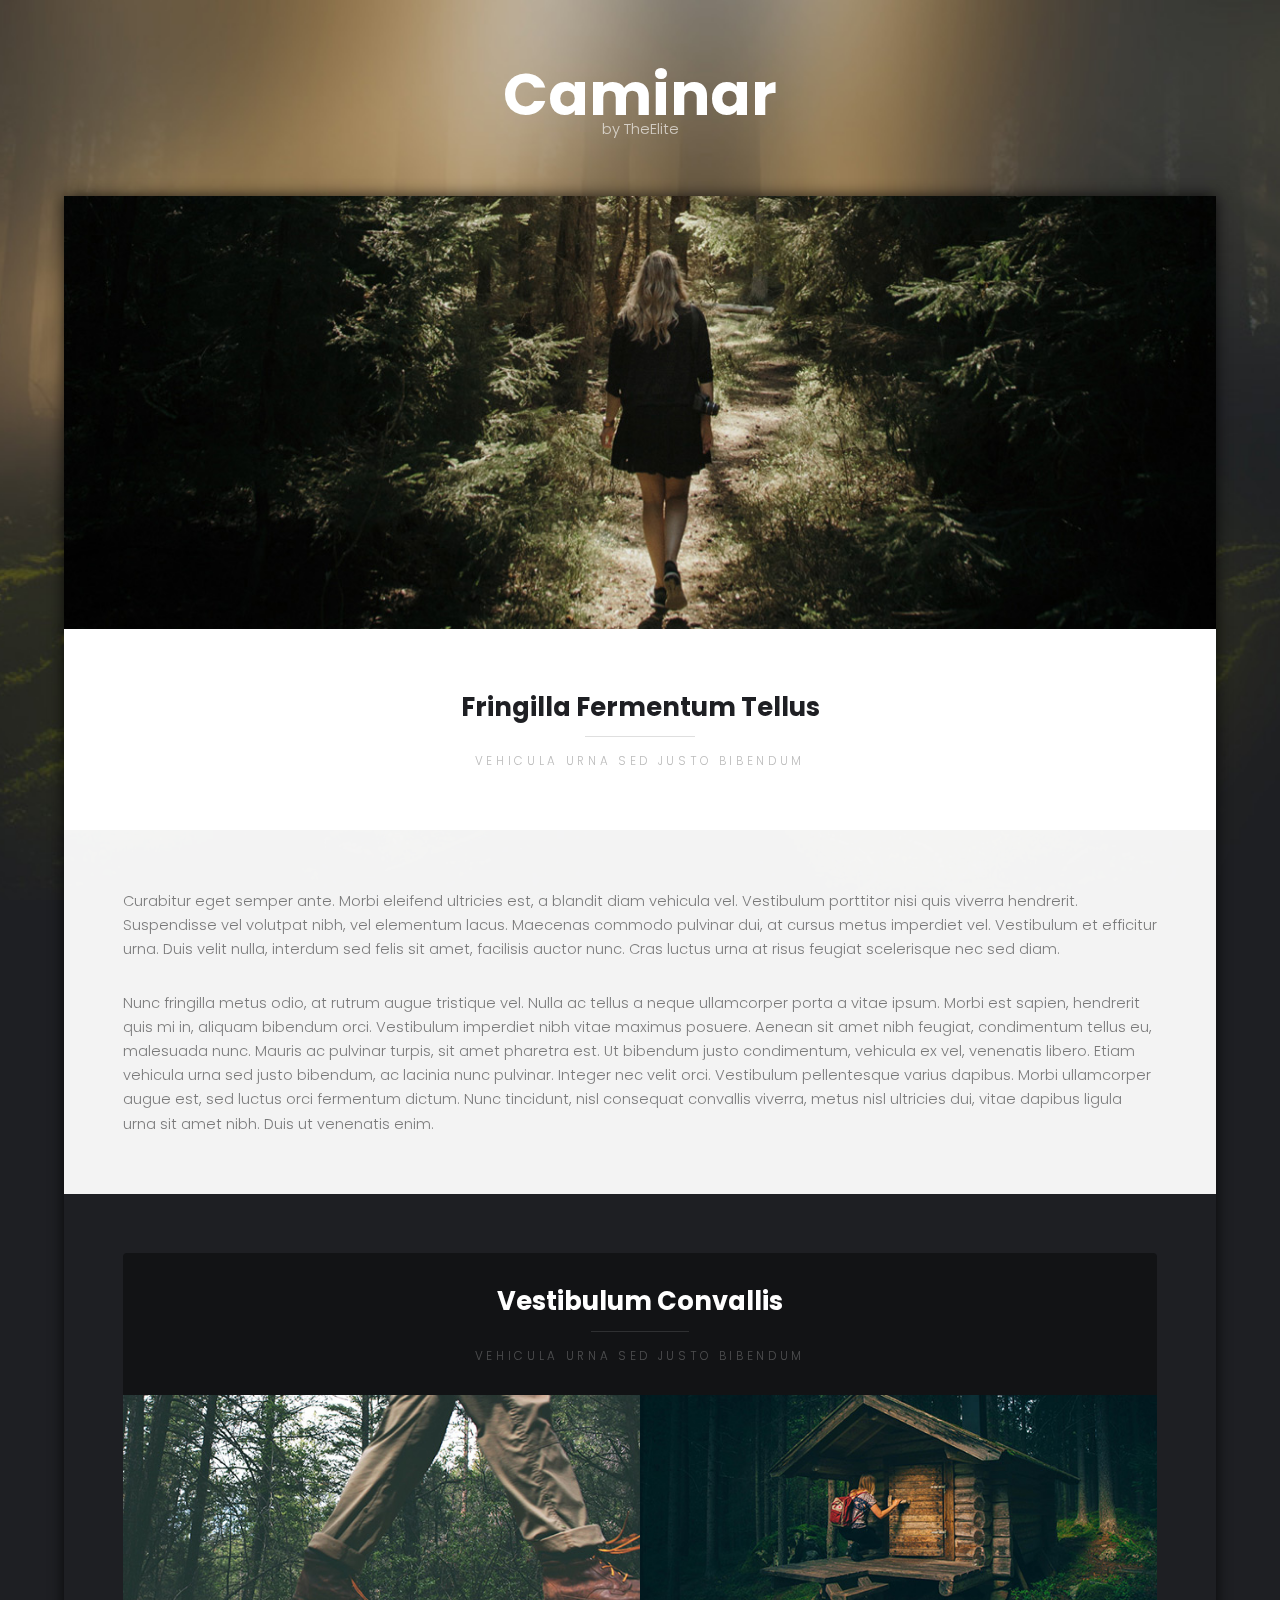
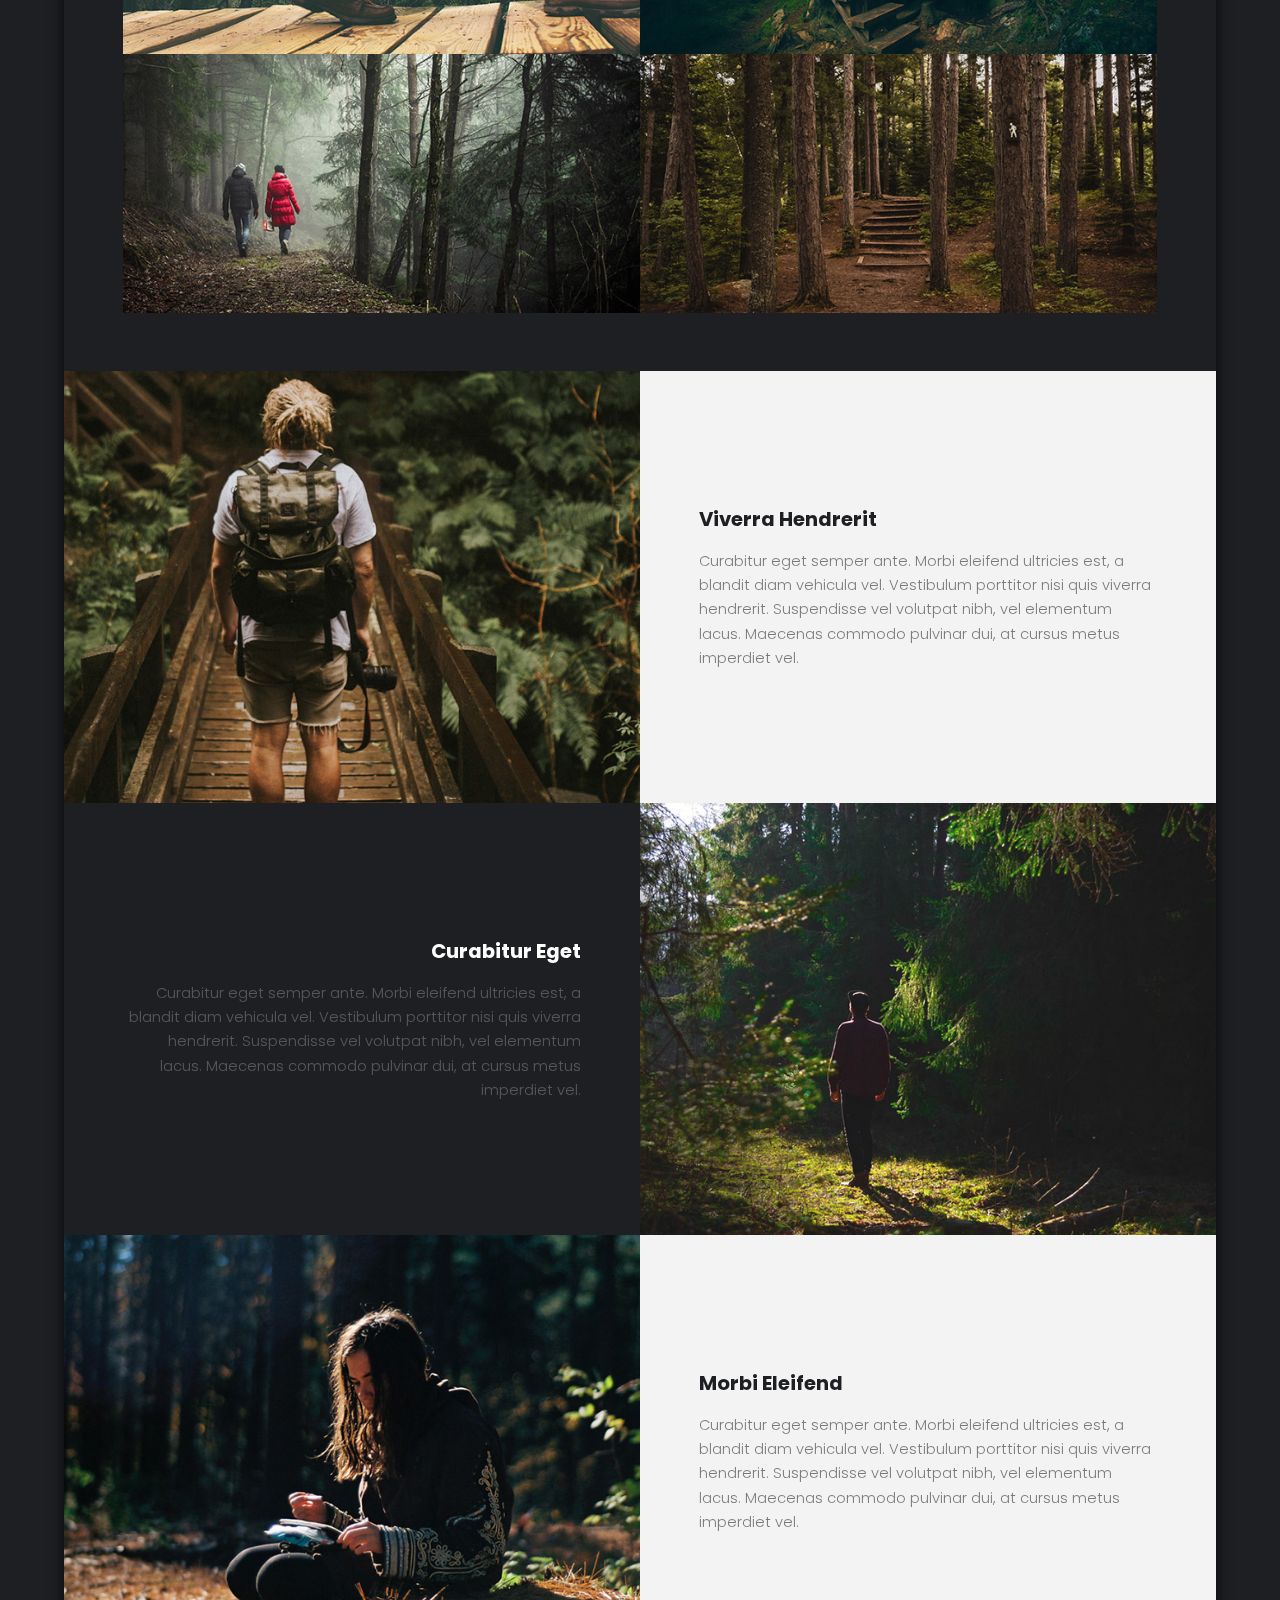
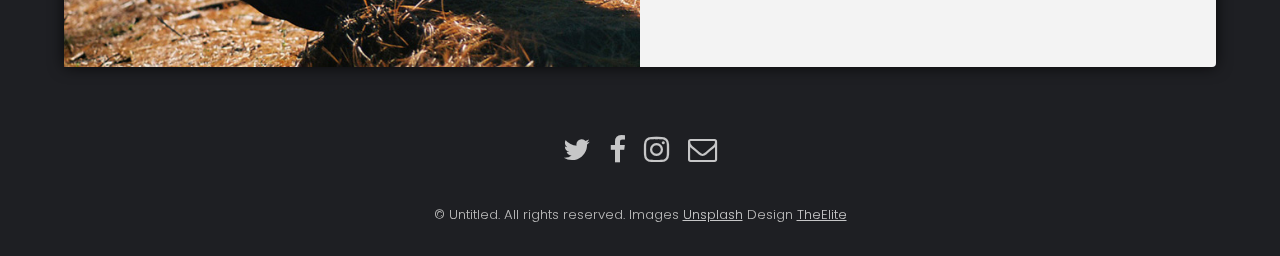
<file: caminar/index.html>
<!DOCTYPE HTML>
<html>
	<head>
		<title>Caminar by TEMPLATED</title>
		<meta charset="utf-8" />
		<meta name="viewport" content="width=device-width, initial-scale=1" />
		<link rel="stylesheet" href="assets/css/main.css" />
	</head>
	<body>

		<!-- Header -->
			<header id="header">
				<div class="logo"><a href="#">Caminar <span>by TheElite</span></a></div>
			</header>

		<!-- Main -->
			<section id="main">
				<div class="inner">

				<!-- One -->
					<section id="one" class="wrapper style1">

						<div class="image fit flush">
							<img src="images/pic02.jpg" alt="" />
						</div>
						<header class="special">
							<h2>Fringilla Fermentum Tellus</h2>
							<p>vehicula urna sed justo bibendum</p>
						</header>
						<div class="content">
							<p>Curabitur eget semper ante. Morbi eleifend ultricies est, a blandit diam vehicula vel. Vestibulum porttitor nisi quis viverra hendrerit. Suspendisse vel volutpat nibh, vel elementum lacus. Maecenas commodo pulvinar dui, at cursus metus imperdiet vel. Vestibulum et efficitur urna. Duis velit nulla, interdum sed felis sit amet, facilisis auctor nunc. Cras luctus urna at risus feugiat scelerisque nec sed diam. </p>
							<p>Nunc fringilla metus odio, at rutrum augue tristique vel. Nulla ac tellus a neque ullamcorper porta a vitae ipsum. Morbi est sapien, hendrerit quis mi in, aliquam bibendum orci. Vestibulum imperdiet nibh vitae maximus posuere. Aenean sit amet nibh feugiat, condimentum tellus eu, malesuada nunc. Mauris ac pulvinar turpis, sit amet pharetra est. Ut bibendum justo condimentum, vehicula ex vel, venenatis libero. Etiam vehicula urna sed justo bibendum, ac lacinia nunc pulvinar. Integer nec velit orci. Vestibulum pellentesque varius dapibus. Morbi ullamcorper augue est, sed luctus orci fermentum dictum. Nunc tincidunt, nisl consequat convallis viverra, metus nisl ultricies dui, vitae dapibus ligula urna sit amet nibh. Duis ut venenatis enim.</p>
						</div>
					</section>

				<!-- Two -->
					<section id="two" class="wrapper style2">
						<header>
							<h2>Vestibulum Convallis</h2>
							<p>vehicula urna sed justo bibendum</p>
						</header>
						<div class="content">
							<div class="gallery">
								<div>
									<div class="image fit flush">
										<a href="images/pic03.jpg"><img src="images/pic03.jpg" alt="" /></a>
									</div>
								</div>
								<div>
									<div class="image fit flush">
										<a href="images/pic01.jpg"><img src="images/pic01.jpg" alt="" /></a>
									</div>
								</div>
								<div>
									<div class="image fit flush">
										<a href="images/pic04.jpg"><img src="images/pic04.jpg" alt="" /></a>
									</div>
								</div>
								<div>
									<div class="image fit flush">
										<a href="images/pic05.jpg"><img src="images/pic05.jpg" alt="" /></a>
									</div>
								</div>
							</div>
						</div>
					</section>

				<!-- Three -->
					<section id="three" class="wrapper">
						<div class="spotlight">
							<div class="image flush"><img src="images/pic06.jpg" alt="" /></div>
							<div class="inner">
								<h3>Viverra Hendrerit</h3>
								<p>Curabitur eget semper ante. Morbi eleifend ultricies est, a blandit diam vehicula vel. Vestibulum porttitor nisi quis viverra hendrerit. Suspendisse vel volutpat nibh, vel elementum lacus. Maecenas commodo pulvinar dui, at cursus metus imperdiet vel.</p>
							</div>
						</div>
						<div class="spotlight alt">
							<div class="image flush"><img src="images/pic07.jpg" alt="" /></div>
							<div  class="inner">
								<h3>Curabitur Eget</h3>
								<p>Curabitur eget semper ante. Morbi eleifend ultricies est, a blandit diam vehicula vel. Vestibulum porttitor nisi quis viverra hendrerit. Suspendisse vel volutpat nibh, vel elementum lacus. Maecenas commodo pulvinar dui, at cursus metus imperdiet vel.</p>
							</div>
						</div>
						<div class="spotlight">
							<div class="image flush"><img src="images/pic08.jpg" alt="" /></div>
							<div class="inner">
								<h3>Morbi Eleifend</h3>
								<p>Curabitur eget semper ante. Morbi eleifend ultricies est, a blandit diam vehicula vel. Vestibulum porttitor nisi quis viverra hendrerit. Suspendisse vel volutpat nibh, vel elementum lacus. Maecenas commodo pulvinar dui, at cursus metus imperdiet vel.</p>
							</div>
						</div>
					</section>

				</div>
			</section>

		<!-- Footer -->
			<footer id="footer">
				<div class="container">
					<ul class="icons">
						<li><a href="#" class="icon fa-twitter"><span class="label">Twitter</span></a></li>
						<li><a href="#" class="icon fa-facebook"><span class="label">Facebook</span></a></li>
						<li><a href="#" class="icon fa-instagram"><span class="label">Instagram</span></a></li>
						<li><a href="#" class="icon fa-envelope-o"><span class="label">Email</span></a></li>
					</ul>
				</div>
				<div class="copyright">
					&copy; Untitled. All rights reserved. Images <a href="https://unsplash.com">Unsplash</a> Design <a href="#">TheElite</a>
				</div>
			</footer>

		<!-- Scripts -->
			<script src="assets/js/jquery.min.js"></script>
			<script src="assets/js/jquery.poptrox.min.js"></script>
			<script src="assets/js/skel.min.js"></script>
			<script src="assets/js/util.js"></script>
			<script src="assets/js/main.js"></script>

	</body>
</html>
</file>
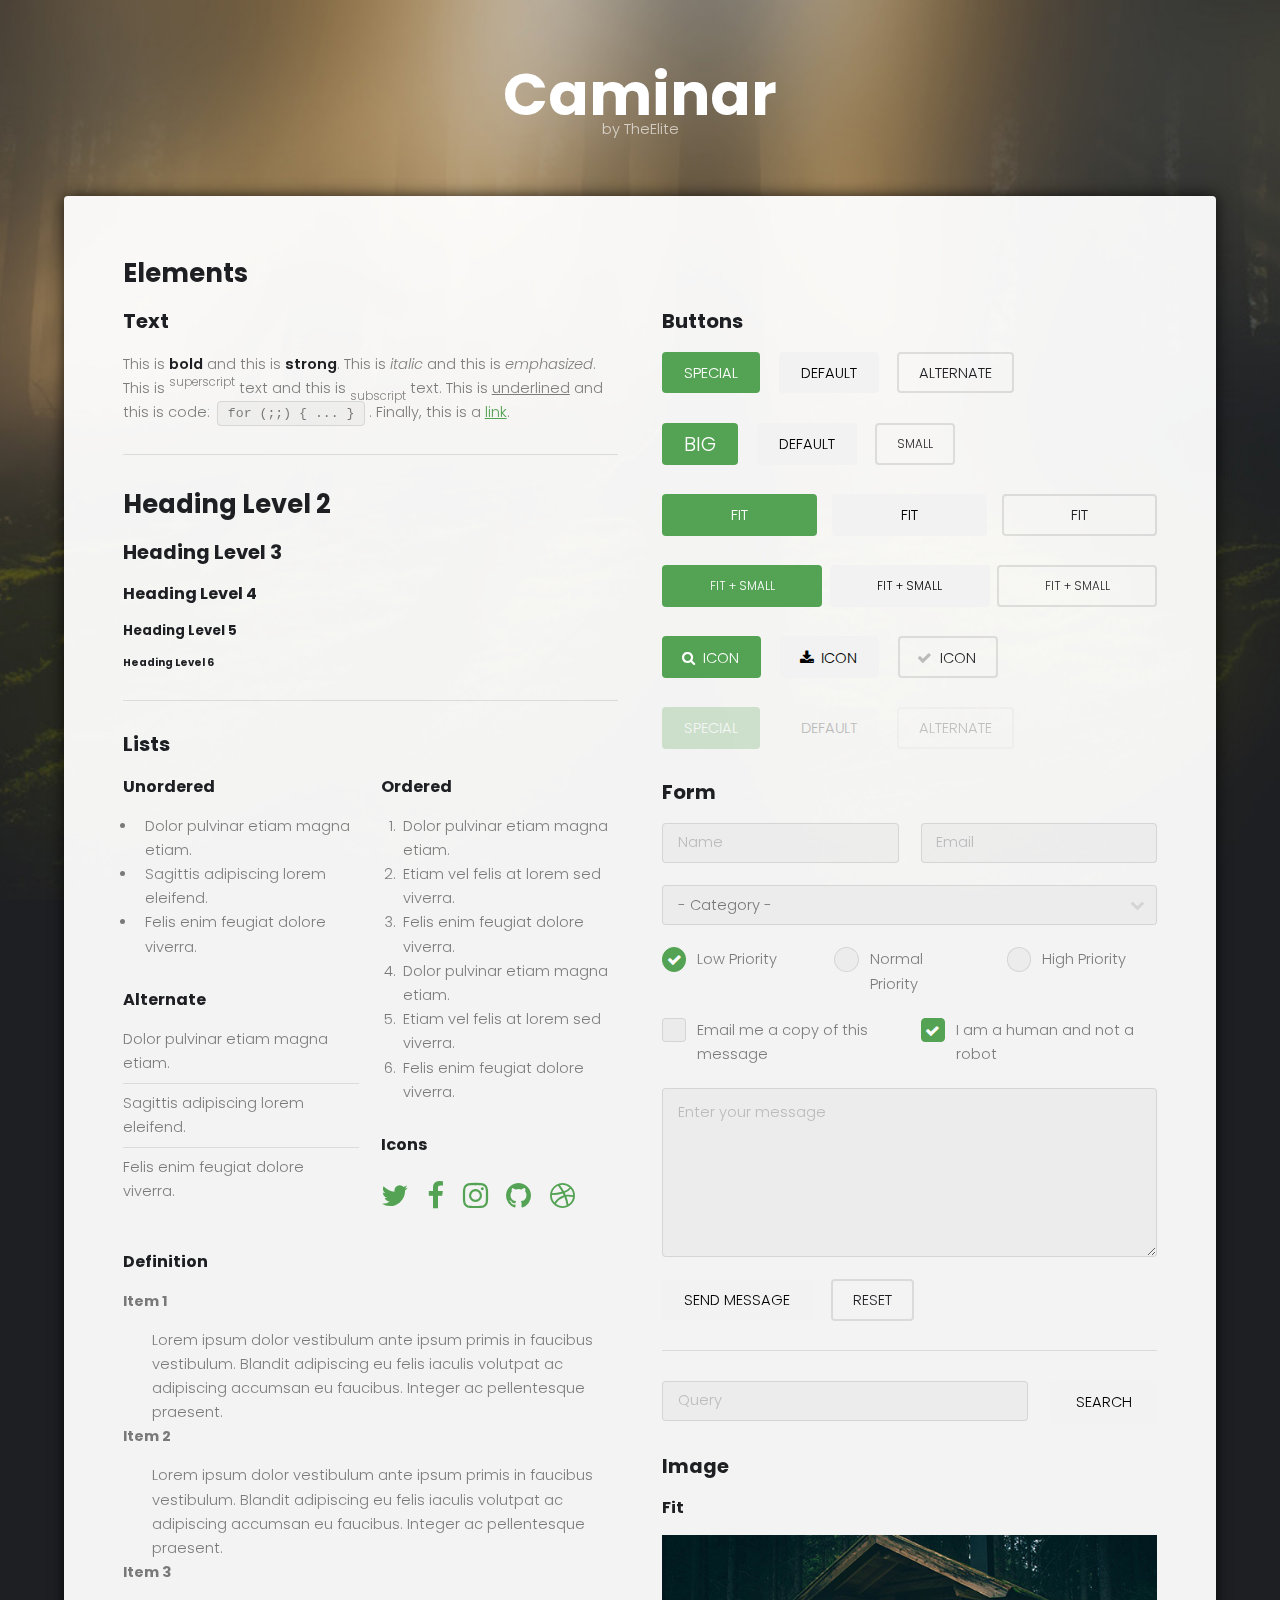
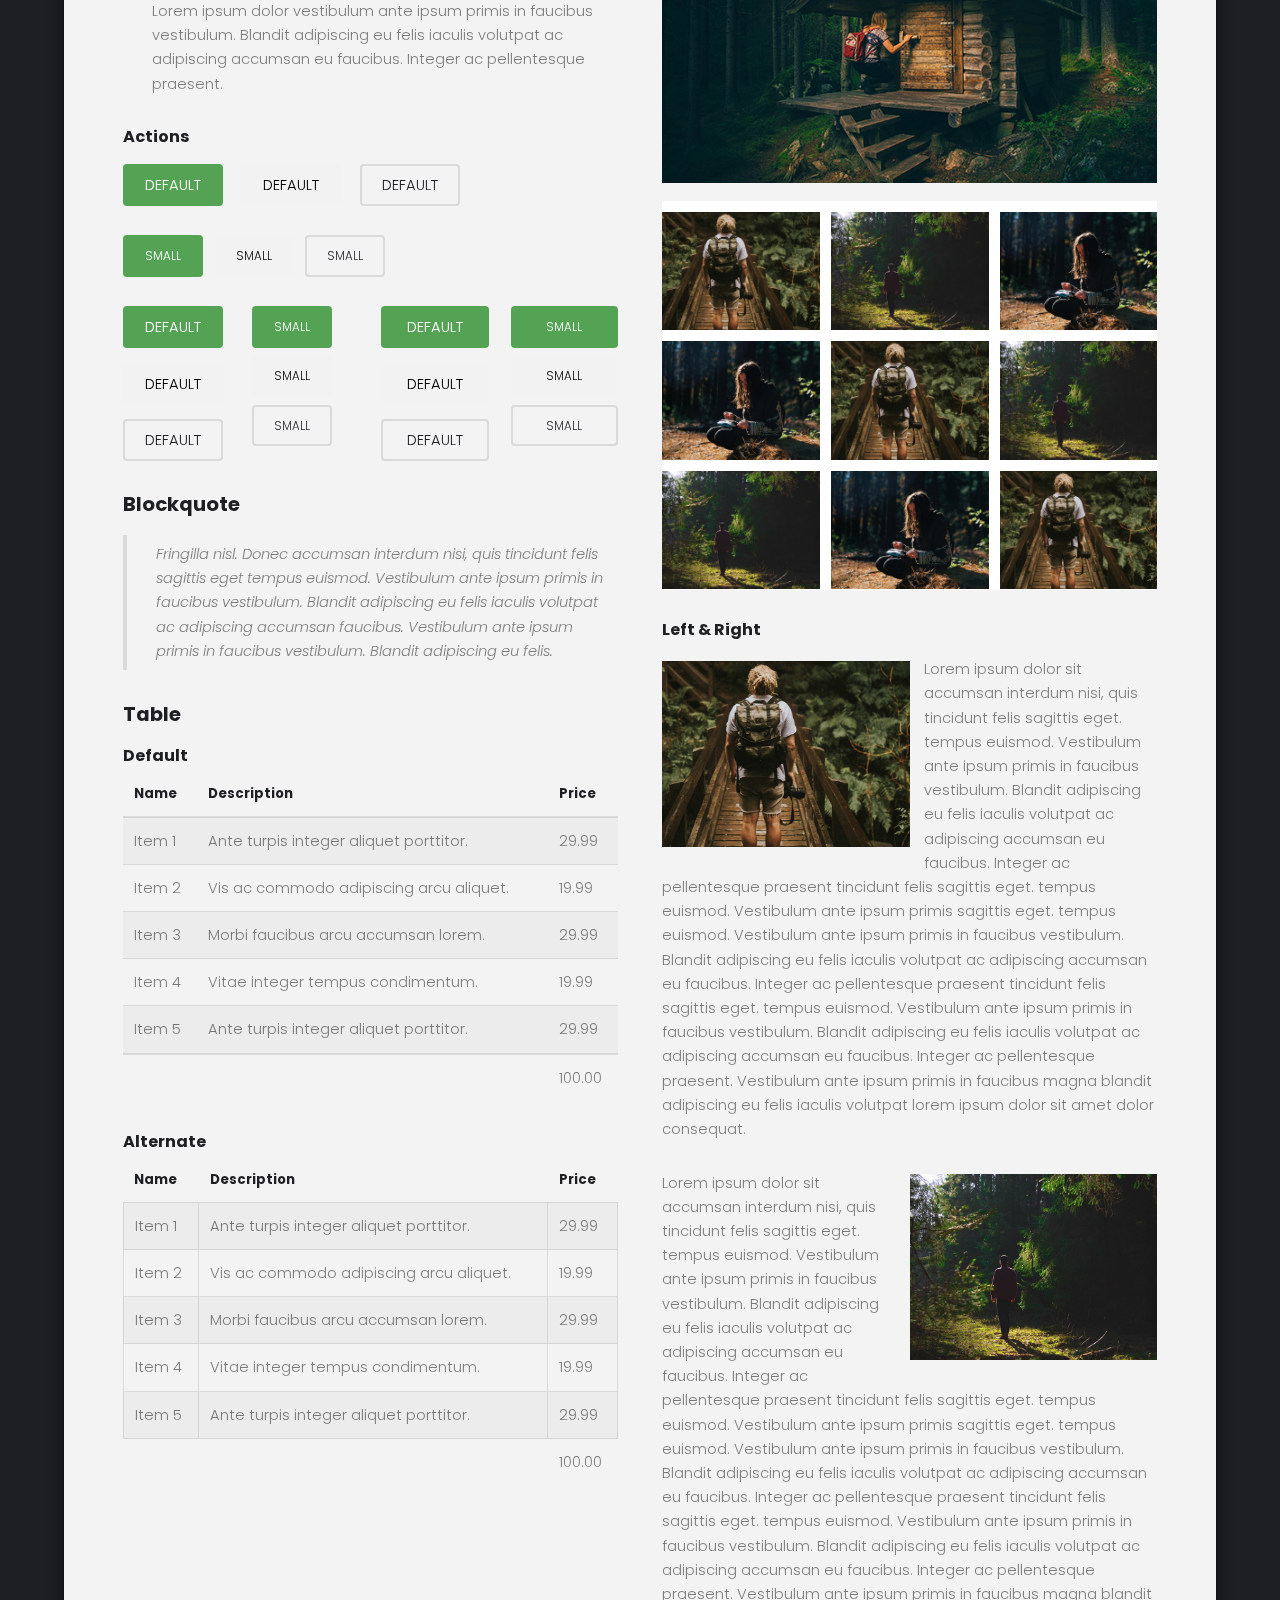
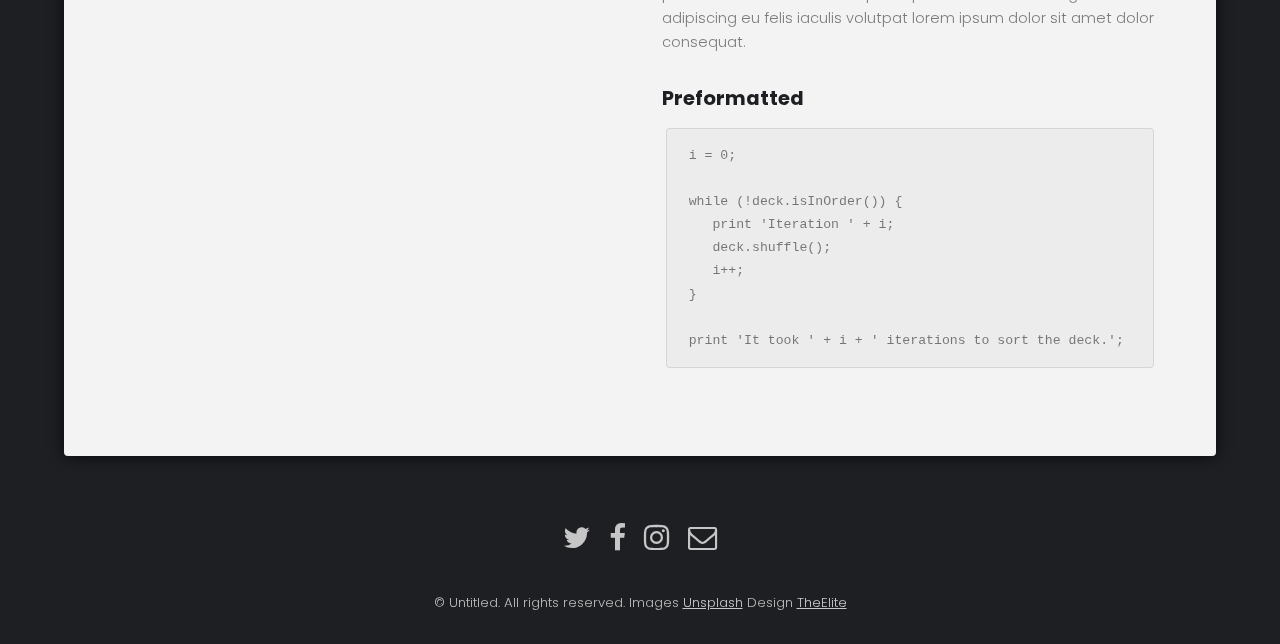
<file: caminar/elements.html>
<!DOCTYPE HTML>
<html>
	<head>
		<title>Caminar by TEMPLATED</title>
		<meta charset="utf-8" />
		<meta name="viewport" content="width=device-width, initial-scale=1" />
		<link rel="stylesheet" href="assets/css/main.css" />
	</head>
	<body>

		<!-- Header -->
			<header id="header">
				<div class="logo"><a href="#">Caminar <span>by TheElite</span></a></div>
			</header>

		<!-- Main -->
			<section id="main">
				<div class="inner">
					<div class="wrapper style1">
						<div class="content">

							<!-- Elements -->
								<h2 id="elements">Elements</h2>
								<div class="row 200%">
									<div class="6u 12u$(medium)">

										<!-- Text stuff -->
											<h3>Text</h3>
											<p>This is <b>bold</b> and this is <strong>strong</strong>. This is <i>italic</i> and this is <em>emphasized</em>.
											This is <sup>superscript</sup> text and this is <sub>subscript</sub> text.
											This is <u>underlined</u> and this is code: <code>for (;;) { ... }</code>.
											Finally, this is a <a href="#">link</a>.</p>
											<hr />
											<h2>Heading Level 2</h2>
											<h3>Heading Level 3</h3>
											<h4>Heading Level 4</h4>
											<h5>Heading Level 5</h5>
											<h6>Heading Level 6</h6>
											<hr />

										<!-- Lists -->
											<h3>Lists</h3>
											<div class="row">
												<div class="6u 12u$(small)">

													<h4>Unordered</h4>
													<ul>
														<li>Dolor pulvinar etiam magna etiam.</li>
														<li>Sagittis adipiscing lorem eleifend.</li>
														<li>Felis enim feugiat dolore viverra.</li>
													</ul>

													<h4>Alternate</h4>
													<ul class="alt">
														<li>Dolor pulvinar etiam magna etiam.</li>
														<li>Sagittis adipiscing lorem eleifend.</li>
														<li>Felis enim feugiat dolore viverra.</li>
													</ul>

												</div>
												<div class="6u$ 12u$(small)">

													<h4>Ordered</h4>
													<ol>
														<li>Dolor pulvinar etiam magna etiam.</li>
														<li>Etiam vel felis at lorem sed viverra.</li>
														<li>Felis enim feugiat dolore viverra.</li>
														<li>Dolor pulvinar etiam magna etiam.</li>
														<li>Etiam vel felis at lorem sed viverra.</li>
														<li>Felis enim feugiat dolore viverra.</li>
													</ol>

													<h4>Icons</h4>
													<ul class="icons">
														<li><a href="#" class="icon fa-twitter"><span class="label">Twitter</span></a></li>
														<li><a href="#" class="icon fa-facebook"><span class="label">Facebook</span></a></li>
														<li><a href="#" class="icon fa-instagram"><span class="label">Instagram</span></a></li>
														<li><a href="#" class="icon fa-github"><span class="label">Github</span></a></li>
														<li><a href="#" class="icon fa-dribbble"><span class="label">Dribbble</span></a></li>
													</ul>

												</div>
											</div>
											<h4>Definition</h4>
											<dl>
												<dt>Item 1</dt>
												<dd>
													<p>Lorem ipsum dolor vestibulum ante ipsum primis in faucibus vestibulum. Blandit adipiscing eu felis iaculis volutpat ac adipiscing accumsan eu faucibus. Integer ac pellentesque praesent.</p>
												</dd>
												<dt>Item 2</dt>
												<dd>
													<p>Lorem ipsum dolor vestibulum ante ipsum primis in faucibus vestibulum. Blandit adipiscing eu felis iaculis volutpat ac adipiscing accumsan eu faucibus. Integer ac pellentesque praesent.</p>
												</dd>
												<dt>Item 3</dt>
												<dd>
													<p>Lorem ipsum dolor vestibulum ante ipsum primis in faucibus vestibulum. Blandit adipiscing eu felis iaculis volutpat ac adipiscing accumsan eu faucibus. Integer ac pellentesque praesent.</p>
												</dd>
											</dl>

											<h4>Actions</h4>
											<ul class="actions">
												<li><a href="#" class="button special">Default</a></li>
												<li><a href="#" class="button">Default</a></li>
												<li><a href="#" class="button alt">Default</a></li>
											</ul>
											<ul class="actions small">
												<li><a href="#" class="button special small">Small</a></li>
												<li><a href="#" class="button small">Small</a></li>
												<li><a href="#" class="button alt small">Small</a></li>
											</ul>
											<div class="row">
												<div class="3u 12u$(small)">
													<ul class="actions vertical">
														<li><a href="#" class="button special">Default</a></li>
														<li><a href="#" class="button">Default</a></li>
														<li><a href="#" class="button alt">Default</a></li>
													</ul>
												</div>
												<div class="3u 12u$(small)">
													<ul class="actions vertical small">
														<li><a href="#" class="button special small">Small</a></li>
														<li><a href="#" class="button small">Small</a></li>
														<li><a href="#" class="button alt small">Small</a></li>
													</ul>
												</div>
												<div class="3u 12u$(small)">
													<ul class="actions vertical">
														<li><a href="#" class="button special fit">Default</a></li>
														<li><a href="#" class="button fit">Default</a></li>
														<li><a href="#" class="button alt fit">Default</a></li>
													</ul>
												</div>
												<div class="3u$ 12u$(small)">
													<ul class="actions vertical small">
														<li><a href="#" class="button special small fit">Small</a></li>
														<li><a href="#" class="button small fit">Small</a></li>
														<li><a href="#" class="button alt small fit">Small</a></li>
													</ul>
												</div>
											</div>

										<!-- Blockquote -->
											<h3>Blockquote</h3>
											<blockquote>Fringilla nisl. Donec accumsan interdum nisi, quis tincidunt felis sagittis eget tempus euismod. Vestibulum ante ipsum primis in faucibus vestibulum. Blandit adipiscing eu felis iaculis volutpat ac adipiscing accumsan faucibus. Vestibulum ante ipsum primis in faucibus vestibulum. Blandit adipiscing eu felis.</blockquote>

										<!-- Table -->
											<h3>Table</h3>

											<h4>Default</h4>
											<div class="table-wrapper">
												<table>
													<thead>
														<tr>
															<th>Name</th>
															<th>Description</th>
															<th>Price</th>
														</tr>
													</thead>
													<tbody>
														<tr>
															<td>Item 1</td>
															<td>Ante turpis integer aliquet porttitor.</td>
															<td>29.99</td>
														</tr>
														<tr>
															<td>Item 2</td>
															<td>Vis ac commodo adipiscing arcu aliquet.</td>
															<td>19.99</td>
														</tr>
														<tr>
															<td>Item 3</td>
															<td> Morbi faucibus arcu accumsan lorem.</td>
															<td>29.99</td>
														</tr>
														<tr>
															<td>Item 4</td>
															<td>Vitae integer tempus condimentum.</td>
															<td>19.99</td>
														</tr>
														<tr>
															<td>Item 5</td>
															<td>Ante turpis integer aliquet porttitor.</td>
															<td>29.99</td>
														</tr>
													</tbody>
													<tfoot>
														<tr>
															<td colspan="2"></td>
															<td>100.00</td>
														</tr>
													</tfoot>
												</table>
											</div>

											<h4>Alternate</h4>
											<div class="table-wrapper">
												<table class="alt">
													<thead>
														<tr>
															<th>Name</th>
															<th>Description</th>
															<th>Price</th>
														</tr>
													</thead>
													<tbody>
														<tr>
															<td>Item 1</td>
															<td>Ante turpis integer aliquet porttitor.</td>
															<td>29.99</td>
														</tr>
														<tr>
															<td>Item 2</td>
															<td>Vis ac commodo adipiscing arcu aliquet.</td>
															<td>19.99</td>
														</tr>
														<tr>
															<td>Item 3</td>
															<td> Morbi faucibus arcu accumsan lorem.</td>
															<td>29.99</td>
														</tr>
														<tr>
															<td>Item 4</td>
															<td>Vitae integer tempus condimentum.</td>
															<td>19.99</td>
														</tr>
														<tr>
															<td>Item 5</td>
															<td>Ante turpis integer aliquet porttitor.</td>
															<td>29.99</td>
														</tr>
													</tbody>
													<tfoot>
														<tr>
															<td colspan="2"></td>
															<td>100.00</td>
														</tr>
													</tfoot>
												</table>
											</div>

									</div>
									<div class="6u$ 12u$(medium)">

										<!-- Buttons -->
											<h3>Buttons</h3>
											<ul class="actions">
												<li><a href="#" class="button special">Special</a></li>
												<li><a href="#" class="button">Default</a></li>
												<li><a href="#" class="button alt">Alternate</a></li>
											</ul>
											<ul class="actions">
												<li><a href="#" class="button special big">Big</a></li>
												<li><a href="#" class="button">Default</a></li>
												<li><a href="#" class="button alt small">Small</a></li>
											</ul>
											<ul class="actions fit">
												<li><a href="#" class="button special fit">Fit</a></li>
												<li><a href="#" class="button fit">Fit</a></li>
												<li><a href="#" class="button alt fit">Fit</a></li>
											</ul>
											<ul class="actions fit small">
												<li><a href="#" class="button special fit small">Fit + Small</a></li>
												<li><a href="#" class="button fit small">Fit + Small</a></li>
												<li><a href="#" class="button alt fit small">Fit + Small</a></li>
											</ul>
											<ul class="actions">
												<li><a href="#" class="button special icon fa-search">Icon</a></li>
												<li><a href="#" class="button icon fa-download">Icon</a></li>
												<li><a href="#" class="button alt icon fa-check">Icon</a></li>
											</ul>
											<ul class="actions">
												<li><span class="button special disabled">Special</span></li>
												<li><span class="button disabled">Default</span></li>
												<li><span class="button alt disabled">Alternate</span></li>
											</ul>

										<!-- Form -->
											<h3>Form</h3>

											<form method="post" action="#">
												<div class="row uniform">
													<div class="6u 12u$(xsmall)">
														<input type="text" name="name" id="name" value="" placeholder="Name" />
													</div>
													<div class="6u$ 12u$(xsmall)">
														<input type="email" name="email" id="email" value="" placeholder="Email" />
													</div>
													<!-- Break -->
													<div class="12u$">
														<div class="select-wrapper">
															<select name="category" id="category">
																<option value="">- Category -</option>
																<option value="1">Manufacturing</option>
																<option value="1">Shipping</option>
																<option value="1">Administration</option>
																<option value="1">Human Resources</option>
															</select>
														</div>
													</div>
													<!-- Break -->
													<div class="4u 12u$(small)">
														<input type="radio" id="priority-low" name="priority" checked>
														<label for="priority-low">Low Priority</label>
													</div>
													<div class="4u 12u$(small)">
														<input type="radio" id="priority-normal" name="priority">
														<label for="priority-normal">Normal Priority</label>
													</div>
													<div class="4u$ 12u$(small)">
														<input type="radio" id="priority-high" name="priority">
														<label for="priority-high">High Priority</label>
													</div>
													<!-- Break -->
													<div class="6u 12u$(small)">
														<input type="checkbox" id="copy" name="copy">
														<label for="copy">Email me a copy of this message</label>
													</div>
													<div class="6u$ 12u$(small)">
														<input type="checkbox" id="human" name="human" checked>
														<label for="human">I am a human and not a robot</label>
													</div>
													<!-- Break -->
													<div class="12u$">
														<textarea name="message" id="message" placeholder="Enter your message" rows="6"></textarea>
													</div>
													<!-- Break -->
													<div class="12u$">
														<ul class="actions">
															<li><input type="submit" value="Send Message" /></li>
															<li><input type="reset" value="Reset" class="alt" /></li>
														</ul>
													</div>
												</div>
											</form>

											<hr />

											<form method="post" action="#">
												<div class="row uniform">
													<div class="9u 12u$(small)">
														<input type="text" name="query" id="query" value="" placeholder="Query" />
													</div>
													<div class="3u$ 12u$(small)">
														<input type="submit" value="Search" class="fit" />
													</div>
												</div>
											</form>

										<!-- Image -->
											<h3>Image</h3>

											<h4>Fit</h4>
											<span class="image fit"><img src="images/pic01.jpg" alt="" /></span>
											<div class="box alt">
												<div class="row 50% uniform">
													<div class="4u"><span class="image fit"><img src="images/pic06.jpg" alt="" /></span></div>
													<div class="4u"><span class="image fit"><img src="images/pic07.jpg" alt="" /></span></div>
													<div class="4u$"><span class="image fit"><img src="images/pic08.jpg" alt="" /></span></div>
													<!-- Break -->
													<div class="4u"><span class="image fit"><img src="images/pic08.jpg" alt="" /></span></div>
													<div class="4u"><span class="image fit"><img src="images/pic06.jpg" alt="" /></span></div>
													<div class="4u$"><span class="image fit"><img src="images/pic07.jpg" alt="" /></span></div>
													<!-- Break -->
													<div class="4u"><span class="image fit"><img src="images/pic07.jpg" alt="" /></span></div>
													<div class="4u"><span class="image fit"><img src="images/pic08.jpg" alt="" /></span></div>
													<div class="4u$"><span class="image fit"><img src="images/pic06.jpg" alt="" /></span></div>
												</div>
											</div>

											<h4>Left &amp; Right</h4>
											<p><span class="image left"><img src="images/pic06.jpg" alt="" /></span>Lorem ipsum dolor sit accumsan interdum nisi, quis tincidunt felis sagittis eget. tempus euismod. Vestibulum ante ipsum primis in faucibus vestibulum. Blandit adipiscing eu felis iaculis volutpat ac adipiscing accumsan eu faucibus. Integer ac pellentesque praesent tincidunt felis sagittis eget. tempus euismod. Vestibulum ante ipsum primis sagittis eget. tempus euismod. Vestibulum ante ipsum primis in faucibus vestibulum. Blandit adipiscing eu felis iaculis volutpat ac adipiscing accumsan eu faucibus. Integer ac pellentesque praesent tincidunt felis sagittis eget. tempus euismod. Vestibulum ante ipsum primis in faucibus vestibulum. Blandit adipiscing eu felis iaculis volutpat ac adipiscing accumsan eu faucibus. Integer ac pellentesque praesent. Vestibulum ante ipsum primis in faucibus magna blandit adipiscing eu felis iaculis volutpat lorem ipsum dolor sit amet dolor consequat.</p>
											<p><span class="image right"><img src="images/pic07.jpg" alt="" /></span>Lorem ipsum dolor sit accumsan interdum nisi, quis tincidunt felis sagittis eget. tempus euismod. Vestibulum ante ipsum primis in faucibus vestibulum. Blandit adipiscing eu felis iaculis volutpat ac adipiscing accumsan eu faucibus. Integer ac pellentesque praesent tincidunt felis sagittis eget. tempus euismod. Vestibulum ante ipsum primis sagittis eget. tempus euismod. Vestibulum ante ipsum primis in faucibus vestibulum. Blandit adipiscing eu felis iaculis volutpat ac adipiscing accumsan eu faucibus. Integer ac pellentesque praesent tincidunt felis sagittis eget. tempus euismod. Vestibulum ante ipsum primis in faucibus vestibulum. Blandit adipiscing eu felis iaculis volutpat ac adipiscing accumsan eu faucibus. Integer ac pellentesque praesent. Vestibulum ante ipsum primis in faucibus magna blandit adipiscing eu felis iaculis volutpat lorem ipsum dolor sit amet dolor consequat.</p>

										<!-- Preformatted Code -->
											<h3>Preformatted</h3>
											<pre><code>i = 0;

while (!deck.isInOrder()) {
   print 'Iteration ' + i;
   deck.shuffle();
   i++;
}

print 'It took ' + i + ' iterations to sort the deck.';
</code></pre>

									</div>
								</div>
							</div>

						</div>
					</div>
			</section>

		<!-- Footer -->
			<footer id="footer">
				<div class="container">
					<ul class="icons">
						<li><a href="#" class="icon fa-twitter"><span class="label">Twitter</span></a></li>
						<li><a href="#" class="icon fa-facebook"><span class="label">Facebook</span></a></li>
						<li><a href="#" class="icon fa-instagram"><span class="label">Instagram</span></a></li>
						<li><a href="#" class="icon fa-envelope-o"><span class="label">Email</span></a></li>
					</ul>
				</div>
				<div class="copyright">
					&copy; Untitled. All rights reserved. Images <a href="https://unsplash.com">Unsplash</a> Design <a href="#">TheElite</a>
				</div>
			</footer>

		<!-- Scripts -->
			<script src="assets/js/jquery.min.js"></script>
			<script src="assets/js/jquery.poptrox.min.js"></script>
			<script src="assets/js/skel.min.js"></script>
			<script src="assets/js/util.js"></script>
			<script src="assets/js/main.js"></script>

	</body>
</html>
</file>
<file: caminar/assets/css/main.css>
@import url(font-awesome.min.css);
@import url("https://fonts.googleapis.com/css?family=Poppins:300,400,500,600,700");


/* Reset */

	html, body, div, span, applet, object, iframe, h1, h2, h3, h4, h5, h6, p, blockquote, pre, a, abbr, acronym, address, big, cite, code, del, dfn, em, img, ins, kbd, q, s, samp, small, strike, strong, sub, sup, tt, var, b, u, i, center, dl, dt, dd, ol, ul, li, fieldset, form, label, legend, table, caption, tbody, tfoot, thead, tr, th, td, article, aside, canvas, details, embed, figure, figcaption, footer, header, hgroup, menu, nav, output, ruby, section, summary, time, mark, audio, video {
		margin: 0;
		padding: 0;
		border: 0;
		font-size: 100%;
		font: inherit;
		vertical-align: baseline;
	}

	article, aside, details, figcaption, figure, footer, header, hgroup, menu, nav, section {
		display: block;
	}

	body {
		line-height: 1;
	}

	ol, ul {
		list-style: none;
	}

	blockquote, q {
		quotes: none;
	}

	blockquote:before, blockquote:after, q:before, q:after {
		content: '';
		content: none;
	}

	table {
		border-collapse: collapse;
		border-spacing: 0;
	}

	body {
		-webkit-text-size-adjust: none;
	}

/* Box Model */

	*, *:before, *:after {
		-moz-box-sizing: border-box;
		-webkit-box-sizing: border-box;
		box-sizing: border-box;
	}

/* Containers */

	.container {
		margin-left: auto;
		margin-right: auto;
	}

	.container.\31 25\25 {
		width: 100%;
		max-width: 100rem;
		min-width: 80rem;
	}

	.container.\37 5\25 {
		width: 60rem;
	}

	.container.\35 0\25 {
		width: 40rem;
	}

	.container.\32 5\25 {
		width: 20rem;
	}

	.container {
		width: 80rem;
	}

	@media screen and (max-width: 1680px) {

		.container.\31 25\25 {
			width: 100%;
			max-width: 100rem;
			min-width: 80rem;
		}

		.container.\37 5\25 {
			width: 60rem;
		}

		.container.\35 0\25 {
			width: 40rem;
		}

		.container.\32 5\25 {
			width: 20rem;
		}

		.container {
			width: 80rem;
		}

	}

	@media screen and (max-width: 1280px) {

		.container.\31 25\25 {
			width: 100%;
			max-width: 81.25rem;
			min-width: 65rem;
		}

		.container.\37 5\25 {
			width: 48.75rem;
		}

		.container.\35 0\25 {
			width: 32.5rem;
		}

		.container.\32 5\25 {
			width: 16.25rem;
		}

		.container {
			width: 65rem;
		}

	}

	@media screen and (max-width: 980px) {

		.container.\31 25\25 {
			width: 100%;
			max-width: 112.5%;
			min-width: 90%;
		}

		.container.\37 5\25 {
			width: 67.5%;
		}

		.container.\35 0\25 {
			width: 45%;
		}

		.container.\32 5\25 {
			width: 22.5%;
		}

		.container {
			width: 90%;
		}

	}

	@media screen and (max-width: 736px) {

		.container.\31 25\25 {
			width: 100%;
			max-width: 112.5%;
			min-width: 90%;
		}

		.container.\37 5\25 {
			width: 67.5%;
		}

		.container.\35 0\25 {
			width: 45%;
		}

		.container.\32 5\25 {
			width: 22.5%;
		}

		.container {
			width: 90% !important;
		}

	}

	@media screen and (max-width: 480px) {

		.container.\31 25\25 {
			width: 100%;
			max-width: 112.5%;
			min-width: 90%;
		}

		.container.\37 5\25 {
			width: 67.5%;
		}

		.container.\35 0\25 {
			width: 45%;
		}

		.container.\32 5\25 {
			width: 22.5%;
		}

		.container {
			width: 90% !important;
		}

	}

/* Grid */

	.row {
		border-bottom: solid 1px transparent;
		-moz-box-sizing: border-box;
		-webkit-box-sizing: border-box;
		box-sizing: border-box;
	}

	.row > * {
		float: left;
		-moz-box-sizing: border-box;
		-webkit-box-sizing: border-box;
		box-sizing: border-box;
	}

	.row:after, .row:before {
		content: '';
		display: block;
		clear: both;
		height: 0;
	}

	.row.uniform > * > :first-child {
		margin-top: 0;
	}

	.row.uniform > * > :last-child {
		margin-bottom: 0;
	}

	.row.\30 \25 > * {
		padding: 0 0 0 0rem;
	}

	.row.\30 \25 {
		margin: 0 0 -1px 0rem;
	}

	.row.uniform.\30 \25 > * {
		padding: 0rem 0 0 0rem;
	}

	.row.uniform.\30 \25 {
		margin: 0rem 0 -1px 0rem;
	}

	.row > * {
		padding: 0 0 0 2rem;
	}

	.row {
		margin: 0 0 -1px -2rem;
	}

	.row.uniform > * {
		padding: 2rem 0 0 2rem;
	}

	.row.uniform {
		margin: -2rem 0 -1px -2rem;
	}

	.row.\32 00\25 > * {
		padding: 0 0 0 4rem;
	}

	.row.\32 00\25 {
		margin: 0 0 -1px -4rem;
	}

	.row.uniform.\32 00\25 > * {
		padding: 4rem 0 0 4rem;
	}

	.row.uniform.\32 00\25 {
		margin: -4rem 0 -1px -4rem;
	}

	.row.\31 50\25 > * {
		padding: 0 0 0 3rem;
	}

	.row.\31 50\25 {
		margin: 0 0 -1px -3rem;
	}

	.row.uniform.\31 50\25 > * {
		padding: 3rem 0 0 3rem;
	}

	.row.uniform.\31 50\25 {
		margin: -3rem 0 -1px -3rem;
	}

	.row.\35 0\25 > * {
		padding: 0 0 0 1rem;
	}

	.row.\35 0\25 {
		margin: 0 0 -1px -1rem;
	}

	.row.uniform.\35 0\25 > * {
		padding: 1rem 0 0 1rem;
	}

	.row.uniform.\35 0\25 {
		margin: -1rem 0 -1px -1rem;
	}

	.row.\32 5\25 > * {
		padding: 0 0 0 0.5rem;
	}

	.row.\32 5\25 {
		margin: 0 0 -1px -0.5rem;
	}

	.row.uniform.\32 5\25 > * {
		padding: 0.5rem 0 0 0.5rem;
	}

	.row.uniform.\32 5\25 {
		margin: -0.5rem 0 -1px -0.5rem;
	}

	.\31 2u, .\31 2u\24 {
		width: 100%;
		clear: none;
		margin-left: 0;
	}

	.\31 1u, .\31 1u\24 {
		width: 91.6666666667%;
		clear: none;
		margin-left: 0;
	}

	.\31 0u, .\31 0u\24 {
		width: 83.3333333333%;
		clear: none;
		margin-left: 0;
	}

	.\39 u, .\39 u\24 {
		width: 75%;
		clear: none;
		margin-left: 0;
	}

	.\38 u, .\38 u\24 {
		width: 66.6666666667%;
		clear: none;
		margin-left: 0;
	}

	.\37 u, .\37 u\24 {
		width: 58.3333333333%;
		clear: none;
		margin-left: 0;
	}

	.\36 u, .\36 u\24 {
		width: 50%;
		clear: none;
		margin-left: 0;
	}

	.\35 u, .\35 u\24 {
		width: 41.6666666667%;
		clear: none;
		margin-left: 0;
	}

	.\34 u, .\34 u\24 {
		width: 33.3333333333%;
		clear: none;
		margin-left: 0;
	}

	.\33 u, .\33 u\24 {
		width: 25%;
		clear: none;
		margin-left: 0;
	}

	.\32 u, .\32 u\24 {
		width: 16.6666666667%;
		clear: none;
		margin-left: 0;
	}

	.\31 u, .\31 u\24 {
		width: 8.3333333333%;
		clear: none;
		margin-left: 0;
	}

	.\31 2u\24 + *,
	.\31 1u\24 + *,
	.\31 0u\24 + *,
	.\39 u\24 + *,
	.\38 u\24 + *,
	.\37 u\24 + *,
	.\36 u\24 + *,
	.\35 u\24 + *,
	.\34 u\24 + *,
	.\33 u\24 + *,
	.\32 u\24 + *,
	.\31 u\24 + * {
		clear: left;
	}

	.\-11u {
		margin-left: 91.66667%;
	}

	.\-10u {
		margin-left: 83.33333%;
	}

	.\-9u {
		margin-left: 75%;
	}

	.\-8u {
		margin-left: 66.66667%;
	}

	.\-7u {
		margin-left: 58.33333%;
	}

	.\-6u {
		margin-left: 50%;
	}

	.\-5u {
		margin-left: 41.66667%;
	}

	.\-4u {
		margin-left: 33.33333%;
	}

	.\-3u {
		margin-left: 25%;
	}

	.\-2u {
		margin-left: 16.66667%;
	}

	.\-1u {
		margin-left: 8.33333%;
	}

	@media screen and (max-width: 1680px) {

		.row > * {
			padding: 0 0 0 2rem;
		}

		.row {
			margin: 0 0 -1px -2rem;
		}

		.row.uniform > * {
			padding: 2rem 0 0 2rem;
		}

		.row.uniform {
			margin: -2rem 0 -1px -2rem;
		}

		.row.\32 00\25 > * {
			padding: 0 0 0 4rem;
		}

		.row.\32 00\25 {
			margin: 0 0 -1px -4rem;
		}

		.row.uniform.\32 00\25 > * {
			padding: 4rem 0 0 4rem;
		}

		.row.uniform.\32 00\25 {
			margin: -4rem 0 -1px -4rem;
		}

		.row.\31 50\25 > * {
			padding: 0 0 0 3rem;
		}

		.row.\31 50\25 {
			margin: 0 0 -1px -3rem;
		}

		.row.uniform.\31 50\25 > * {
			padding: 3rem 0 0 3rem;
		}

		.row.uniform.\31 50\25 {
			margin: -3rem 0 -1px -3rem;
		}

		.row.\35 0\25 > * {
			padding: 0 0 0 1rem;
		}

		.row.\35 0\25 {
			margin: 0 0 -1px -1rem;
		}

		.row.uniform.\35 0\25 > * {
			padding: 1rem 0 0 1rem;
		}

		.row.uniform.\35 0\25 {
			margin: -1rem 0 -1px -1rem;
		}

		.row.\32 5\25 > * {
			padding: 0 0 0 0.5rem;
		}

		.row.\32 5\25 {
			margin: 0 0 -1px -0.5rem;
		}

		.row.uniform.\32 5\25 > * {
			padding: 0.5rem 0 0 0.5rem;
		}

		.row.uniform.\32 5\25 {
			margin: -0.5rem 0 -1px -0.5rem;
		}

		.\31 2u\28xlarge\29, .\31 2u\24\28xlarge\29 {
			width: 100%;
			clear: none;
			margin-left: 0;
		}

		.\31 1u\28xlarge\29, .\31 1u\24\28xlarge\29 {
			width: 91.6666666667%;
			clear: none;
			margin-left: 0;
		}

		.\31 0u\28xlarge\29, .\31 0u\24\28xlarge\29 {
			width: 83.3333333333%;
			clear: none;
			margin-left: 0;
		}

		.\39 u\28xlarge\29, .\39 u\24\28xlarge\29 {
			width: 75%;
			clear: none;
			margin-left: 0;
		}

		.\38 u\28xlarge\29, .\38 u\24\28xlarge\29 {
			width: 66.6666666667%;
			clear: none;
			margin-left: 0;
		}

		.\37 u\28xlarge\29, .\37 u\24\28xlarge\29 {
			width: 58.3333333333%;
			clear: none;
			margin-left: 0;
		}

		.\36 u\28xlarge\29, .\36 u\24\28xlarge\29 {
			width: 50%;
			clear: none;
			margin-left: 0;
		}

		.\35 u\28xlarge\29, .\35 u\24\28xlarge\29 {
			width: 41.6666666667%;
			clear: none;
			margin-left: 0;
		}

		.\34 u\28xlarge\29, .\34 u\24\28xlarge\29 {
			width: 33.3333333333%;
			clear: none;
			margin-left: 0;
		}

		.\33 u\28xlarge\29, .\33 u\24\28xlarge\29 {
			width: 25%;
			clear: none;
			margin-left: 0;
		}

		.\32 u\28xlarge\29, .\32 u\24\28xlarge\29 {
			width: 16.6666666667%;
			clear: none;
			margin-left: 0;
		}

		.\31 u\28xlarge\29, .\31 u\24\28xlarge\29 {
			width: 8.3333333333%;
			clear: none;
			margin-left: 0;
		}

		.\31 2u\24\28xlarge\29 + *,
		.\31 1u\24\28xlarge\29 + *,
		.\31 0u\24\28xlarge\29 + *,
		.\39 u\24\28xlarge\29 + *,
		.\38 u\24\28xlarge\29 + *,
		.\37 u\24\28xlarge\29 + *,
		.\36 u\24\28xlarge\29 + *,
		.\35 u\24\28xlarge\29 + *,
		.\34 u\24\28xlarge\29 + *,
		.\33 u\24\28xlarge\29 + *,
		.\32 u\24\28xlarge\29 + *,
		.\31 u\24\28xlarge\29 + * {
			clear: left;
		}

		.\-11u\28xlarge\29 {
			margin-left: 91.66667%;
		}

		.\-10u\28xlarge\29 {
			margin-left: 83.33333%;
		}

		.\-9u\28xlarge\29 {
			margin-left: 75%;
		}

		.\-8u\28xlarge\29 {
			margin-left: 66.66667%;
		}

		.\-7u\28xlarge\29 {
			margin-left: 58.33333%;
		}

		.\-6u\28xlarge\29 {
			margin-left: 50%;
		}

		.\-5u\28xlarge\29 {
			margin-left: 41.66667%;
		}

		.\-4u\28xlarge\29 {
			margin-left: 33.33333%;
		}

		.\-3u\28xlarge\29 {
			margin-left: 25%;
		}

		.\-2u\28xlarge\29 {
			margin-left: 16.66667%;
		}

		.\-1u\28xlarge\29 {
			margin-left: 8.33333%;
		}

	}

	@media screen and (max-width: 1280px) {

		.row > * {
			padding: 0 0 0 1.5rem;
		}

		.row {
			margin: 0 0 -1px -1.5rem;
		}

		.row.uniform > * {
			padding: 1.5rem 0 0 1.5rem;
		}

		.row.uniform {
			margin: -1.5rem 0 -1px -1.5rem;
		}

		.row.\32 00\25 > * {
			padding: 0 0 0 3rem;
		}

		.row.\32 00\25 {
			margin: 0 0 -1px -3rem;
		}

		.row.uniform.\32 00\25 > * {
			padding: 3rem 0 0 3rem;
		}

		.row.uniform.\32 00\25 {
			margin: -3rem 0 -1px -3rem;
		}

		.row.\31 50\25 > * {
			padding: 0 0 0 2.25rem;
		}

		.row.\31 50\25 {
			margin: 0 0 -1px -2.25rem;
		}

		.row.uniform.\31 50\25 > * {
			padding: 2.25rem 0 0 2.25rem;
		}

		.row.uniform.\31 50\25 {
			margin: -2.25rem 0 -1px -2.25rem;
		}

		.row.\35 0\25 > * {
			padding: 0 0 0 0.75rem;
		}

		.row.\35 0\25 {
			margin: 0 0 -1px -0.75rem;
		}

		.row.uniform.\35 0\25 > * {
			padding: 0.75rem 0 0 0.75rem;
		}

		.row.uniform.\35 0\25 {
			margin: -0.75rem 0 -1px -0.75rem;
		}

		.row.\32 5\25 > * {
			padding: 0 0 0 0.375rem;
		}

		.row.\32 5\25 {
			margin: 0 0 -1px -0.375rem;
		}

		.row.uniform.\32 5\25 > * {
			padding: 0.375rem 0 0 0.375rem;
		}

		.row.uniform.\32 5\25 {
			margin: -0.375rem 0 -1px -0.375rem;
		}

		.\31 2u\28large\29, .\31 2u\24\28large\29 {
			width: 100%;
			clear: none;
			margin-left: 0;
		}

		.\31 1u\28large\29, .\31 1u\24\28large\29 {
			width: 91.6666666667%;
			clear: none;
			margin-left: 0;
		}

		.\31 0u\28large\29, .\31 0u\24\28large\29 {
			width: 83.3333333333%;
			clear: none;
			margin-left: 0;
		}

		.\39 u\28large\29, .\39 u\24\28large\29 {
			width: 75%;
			clear: none;
			margin-left: 0;
		}

		.\38 u\28large\29, .\38 u\24\28large\29 {
			width: 66.6666666667%;
			clear: none;
			margin-left: 0;
		}

		.\37 u\28large\29, .\37 u\24\28large\29 {
			width: 58.3333333333%;
			clear: none;
			margin-left: 0;
		}

		.\36 u\28large\29, .\36 u\24\28large\29 {
			width: 50%;
			clear: none;
			margin-left: 0;
		}

		.\35 u\28large\29, .\35 u\24\28large\29 {
			width: 41.6666666667%;
			clear: none;
			margin-left: 0;
		}

		.\34 u\28large\29, .\34 u\24\28large\29 {
			width: 33.3333333333%;
			clear: none;
			margin-left: 0;
		}

		.\33 u\28large\29, .\33 u\24\28large\29 {
			width: 25%;
			clear: none;
			margin-left: 0;
		}

		.\32 u\28large\29, .\32 u\24\28large\29 {
			width: 16.6666666667%;
			clear: none;
			margin-left: 0;
		}

		.\31 u\28large\29, .\31 u\24\28large\29 {
			width: 8.3333333333%;
			clear: none;
			margin-left: 0;
		}

		.\31 2u\24\28large\29 + *,
		.\31 1u\24\28large\29 + *,
		.\31 0u\24\28large\29 + *,
		.\39 u\24\28large\29 + *,
		.\38 u\24\28large\29 + *,
		.\37 u\24\28large\29 + *,
		.\36 u\24\28large\29 + *,
		.\35 u\24\28large\29 + *,
		.\34 u\24\28large\29 + *,
		.\33 u\24\28large\29 + *,
		.\32 u\24\28large\29 + *,
		.\31 u\24\28large\29 + * {
			clear: left;
		}

		.\-11u\28large\29 {
			margin-left: 91.66667%;
		}

		.\-10u\28large\29 {
			margin-left: 83.33333%;
		}

		.\-9u\28large\29 {
			margin-left: 75%;
		}

		.\-8u\28large\29 {
			margin-left: 66.66667%;
		}

		.\-7u\28large\29 {
			margin-left: 58.33333%;
		}

		.\-6u\28large\29 {
			margin-left: 50%;
		}

		.\-5u\28large\29 {
			margin-left: 41.66667%;
		}

		.\-4u\28large\29 {
			margin-left: 33.33333%;
		}

		.\-3u\28large\29 {
			margin-left: 25%;
		}

		.\-2u\28large\29 {
			margin-left: 16.66667%;
		}

		.\-1u\28large\29 {
			margin-left: 8.33333%;
		}

	}

	@media screen and (max-width: 980px) {

		.row > * {
			padding: 0 0 0 1.5rem;
		}

		.row {
			margin: 0 0 -1px -1.5rem;
		}

		.row.uniform > * {
			padding: 1.5rem 0 0 1.5rem;
		}

		.row.uniform {
			margin: -1.5rem 0 -1px -1.5rem;
		}

		.row.\32 00\25 > * {
			padding: 0 0 0 3rem;
		}

		.row.\32 00\25 {
			margin: 0 0 -1px -3rem;
		}

		.row.uniform.\32 00\25 > * {
			padding: 3rem 0 0 3rem;
		}

		.row.uniform.\32 00\25 {
			margin: -3rem 0 -1px -3rem;
		}

		.row.\31 50\25 > * {
			padding: 0 0 0 2.25rem;
		}

		.row.\31 50\25 {
			margin: 0 0 -1px -2.25rem;
		}

		.row.uniform.\31 50\25 > * {
			padding: 2.25rem 0 0 2.25rem;
		}

		.row.uniform.\31 50\25 {
			margin: -2.25rem 0 -1px -2.25rem;
		}

		.row.\35 0\25 > * {
			padding: 0 0 0 0.75rem;
		}

		.row.\35 0\25 {
			margin: 0 0 -1px -0.75rem;
		}

		.row.uniform.\35 0\25 > * {
			padding: 0.75rem 0 0 0.75rem;
		}

		.row.uniform.\35 0\25 {
			margin: -0.75rem 0 -1px -0.75rem;
		}

		.row.\32 5\25 > * {
			padding: 0 0 0 0.375rem;
		}

		.row.\32 5\25 {
			margin: 0 0 -1px -0.375rem;
		}

		.row.uniform.\32 5\25 > * {
			padding: 0.375rem 0 0 0.375rem;
		}

		.row.uniform.\32 5\25 {
			margin: -0.375rem 0 -1px -0.375rem;
		}

		.\31 2u\28medium\29, .\31 2u\24\28medium\29 {
			width: 100%;
			clear: none;
			margin-left: 0;
		}

		.\31 1u\28medium\29, .\31 1u\24\28medium\29 {
			width: 91.6666666667%;
			clear: none;
			margin-left: 0;
		}

		.\31 0u\28medium\29, .\31 0u\24\28medium\29 {
			width: 83.3333333333%;
			clear: none;
			margin-left: 0;
		}

		.\39 u\28medium\29, .\39 u\24\28medium\29 {
			width: 75%;
			clear: none;
			margin-left: 0;
		}

		.\38 u\28medium\29, .\38 u\24\28medium\29 {
			width: 66.6666666667%;
			clear: none;
			margin-left: 0;
		}

		.\37 u\28medium\29, .\37 u\24\28medium\29 {
			width: 58.3333333333%;
			clear: none;
			margin-left: 0;
		}

		.\36 u\28medium\29, .\36 u\24\28medium\29 {
			width: 50%;
			clear: none;
			margin-left: 0;
		}

		.\35 u\28medium\29, .\35 u\24\28medium\29 {
			width: 41.6666666667%;
			clear: none;
			margin-left: 0;
		}

		.\34 u\28medium\29, .\34 u\24\28medium\29 {
			width: 33.3333333333%;
			clear: none;
			margin-left: 0;
		}

		.\33 u\28medium\29, .\33 u\24\28medium\29 {
			width: 25%;
			clear: none;
			margin-left: 0;
		}

		.\32 u\28medium\29, .\32 u\24\28medium\29 {
			width: 16.6666666667%;
			clear: none;
			margin-left: 0;
		}

		.\31 u\28medium\29, .\31 u\24\28medium\29 {
			width: 8.3333333333%;
			clear: none;
			margin-left: 0;
		}

		.\31 2u\24\28medium\29 + *,
		.\31 1u\24\28medium\29 + *,
		.\31 0u\24\28medium\29 + *,
		.\39 u\24\28medium\29 + *,
		.\38 u\24\28medium\29 + *,
		.\37 u\24\28medium\29 + *,
		.\36 u\24\28medium\29 + *,
		.\35 u\24\28medium\29 + *,
		.\34 u\24\28medium\29 + *,
		.\33 u\24\28medium\29 + *,
		.\32 u\24\28medium\29 + *,
		.\31 u\24\28medium\29 + * {
			clear: left;
		}

		.\-11u\28medium\29 {
			margin-left: 91.66667%;
		}

		.\-10u\28medium\29 {
			margin-left: 83.33333%;
		}

		.\-9u\28medium\29 {
			margin-left: 75%;
		}

		.\-8u\28medium\29 {
			margin-left: 66.66667%;
		}

		.\-7u\28medium\29 {
			margin-left: 58.33333%;
		}

		.\-6u\28medium\29 {
			margin-left: 50%;
		}

		.\-5u\28medium\29 {
			margin-left: 41.66667%;
		}

		.\-4u\28medium\29 {
			margin-left: 33.33333%;
		}

		.\-3u\28medium\29 {
			margin-left: 25%;
		}

		.\-2u\28medium\29 {
			margin-left: 16.66667%;
		}

		.\-1u\28medium\29 {
			margin-left: 8.33333%;
		}

	}

	@media screen and (max-width: 736px) {

		.row > * {
			padding: 0 0 0 1.25rem;
		}

		.row {
			margin: 0 0 -1px -1.25rem;
		}

		.row.uniform > * {
			padding: 1.25rem 0 0 1.25rem;
		}

		.row.uniform {
			margin: -1.25rem 0 -1px -1.25rem;
		}

		.row.\32 00\25 > * {
			padding: 0 0 0 2.5rem;
		}

		.row.\32 00\25 {
			margin: 0 0 -1px -2.5rem;
		}

		.row.uniform.\32 00\25 > * {
			padding: 2.5rem 0 0 2.5rem;
		}

		.row.uniform.\32 00\25 {
			margin: -2.5rem 0 -1px -2.5rem;
		}

		.row.\31 50\25 > * {
			padding: 0 0 0 1.875rem;
		}

		.row.\31 50\25 {
			margin: 0 0 -1px -1.875rem;
		}

		.row.uniform.\31 50\25 > * {
			padding: 1.875rem 0 0 1.875rem;
		}

		.row.uniform.\31 50\25 {
			margin: -1.875rem 0 -1px -1.875rem;
		}

		.row.\35 0\25 > * {
			padding: 0 0 0 0.625rem;
		}

		.row.\35 0\25 {
			margin: 0 0 -1px -0.625rem;
		}

		.row.uniform.\35 0\25 > * {
			padding: 0.625rem 0 0 0.625rem;
		}

		.row.uniform.\35 0\25 {
			margin: -0.625rem 0 -1px -0.625rem;
		}

		.row.\32 5\25 > * {
			padding: 0 0 0 0.3125rem;
		}

		.row.\32 5\25 {
			margin: 0 0 -1px -0.3125rem;
		}

		.row.uniform.\32 5\25 > * {
			padding: 0.3125rem 0 0 0.3125rem;
		}

		.row.uniform.\32 5\25 {
			margin: -0.3125rem 0 -1px -0.3125rem;
		}

		.\31 2u\28small\29, .\31 2u\24\28small\29 {
			width: 100%;
			clear: none;
			margin-left: 0;
		}

		.\31 1u\28small\29, .\31 1u\24\28small\29 {
			width: 91.6666666667%;
			clear: none;
			margin-left: 0;
		}

		.\31 0u\28small\29, .\31 0u\24\28small\29 {
			width: 83.3333333333%;
			clear: none;
			margin-left: 0;
		}

		.\39 u\28small\29, .\39 u\24\28small\29 {
			width: 75%;
			clear: none;
			margin-left: 0;
		}

		.\38 u\28small\29, .\38 u\24\28small\29 {
			width: 66.6666666667%;
			clear: none;
			margin-left: 0;
		}

		.\37 u\28small\29, .\37 u\24\28small\29 {
			width: 58.3333333333%;
			clear: none;
			margin-left: 0;
		}

		.\36 u\28small\29, .\36 u\24\28small\29 {
			width: 50%;
			clear: none;
			margin-left: 0;
		}

		.\35 u\28small\29, .\35 u\24\28small\29 {
			width: 41.6666666667%;
			clear: none;
			margin-left: 0;
		}

		.\34 u\28small\29, .\34 u\24\28small\29 {
			width: 33.3333333333%;
			clear: none;
			margin-left: 0;
		}

		.\33 u\28small\29, .\33 u\24\28small\29 {
			width: 25%;
			clear: none;
			margin-left: 0;
		}

		.\32 u\28small\29, .\32 u\24\28small\29 {
			width: 16.6666666667%;
			clear: none;
			margin-left: 0;
		}

		.\31 u\28small\29, .\31 u\24\28small\29 {
			width: 8.3333333333%;
			clear: none;
			margin-left: 0;
		}

		.\31 2u\24\28small\29 + *,
		.\31 1u\24\28small\29 + *,
		.\31 0u\24\28small\29 + *,
		.\39 u\24\28small\29 + *,
		.\38 u\24\28small\29 + *,
		.\37 u\24\28small\29 + *,
		.\36 u\24\28small\29 + *,
		.\35 u\24\28small\29 + *,
		.\34 u\24\28small\29 + *,
		.\33 u\24\28small\29 + *,
		.\32 u\24\28small\29 + *,
		.\31 u\24\28small\29 + * {
			clear: left;
		}

		.\-11u\28small\29 {
			margin-left: 91.66667%;
		}

		.\-10u\28small\29 {
			margin-left: 83.33333%;
		}

		.\-9u\28small\29 {
			margin-left: 75%;
		}

		.\-8u\28small\29 {
			margin-left: 66.66667%;
		}

		.\-7u\28small\29 {
			margin-left: 58.33333%;
		}

		.\-6u\28small\29 {
			margin-left: 50%;
		}

		.\-5u\28small\29 {
			margin-left: 41.66667%;
		}

		.\-4u\28small\29 {
			margin-left: 33.33333%;
		}

		.\-3u\28small\29 {
			margin-left: 25%;
		}

		.\-2u\28small\29 {
			margin-left: 16.66667%;
		}

		.\-1u\28small\29 {
			margin-left: 8.33333%;
		}

	}

	@media screen and (max-width: 480px) {

		.row > * {
			padding: 0 0 0 1.25rem;
		}

		.row {
			margin: 0 0 -1px -1.25rem;
		}

		.row.uniform > * {
			padding: 1.25rem 0 0 1.25rem;
		}

		.row.uniform {
			margin: -1.25rem 0 -1px -1.25rem;
		}

		.row.\32 00\25 > * {
			padding: 0 0 0 2.5rem;
		}

		.row.\32 00\25 {
			margin: 0 0 -1px -2.5rem;
		}

		.row.uniform.\32 00\25 > * {
			padding: 2.5rem 0 0 2.5rem;
		}

		.row.uniform.\32 00\25 {
			margin: -2.5rem 0 -1px -2.5rem;
		}

		.row.\31 50\25 > * {
			padding: 0 0 0 1.875rem;
		}

		.row.\31 50\25 {
			margin: 0 0 -1px -1.875rem;
		}

		.row.uniform.\31 50\25 > * {
			padding: 1.875rem 0 0 1.875rem;
		}

		.row.uniform.\31 50\25 {
			margin: -1.875rem 0 -1px -1.875rem;
		}

		.row.\35 0\25 > * {
			padding: 0 0 0 0.625rem;
		}

		.row.\35 0\25 {
			margin: 0 0 -1px -0.625rem;
		}

		.row.uniform.\35 0\25 > * {
			padding: 0.625rem 0 0 0.625rem;
		}

		.row.uniform.\35 0\25 {
			margin: -0.625rem 0 -1px -0.625rem;
		}

		.row.\32 5\25 > * {
			padding: 0 0 0 0.3125rem;
		}

		.row.\32 5\25 {
			margin: 0 0 -1px -0.3125rem;
		}

		.row.uniform.\32 5\25 > * {
			padding: 0.3125rem 0 0 0.3125rem;
		}

		.row.uniform.\32 5\25 {
			margin: -0.3125rem 0 -1px -0.3125rem;
		}

		.\31 2u\28xsmall\29, .\31 2u\24\28xsmall\29 {
			width: 100%;
			clear: none;
			margin-left: 0;
		}

		.\31 1u\28xsmall\29, .\31 1u\24\28xsmall\29 {
			width: 91.6666666667%;
			clear: none;
			margin-left: 0;
		}

		.\31 0u\28xsmall\29, .\31 0u\24\28xsmall\29 {
			width: 83.3333333333%;
			clear: none;
			margin-left: 0;
		}

		.\39 u\28xsmall\29, .\39 u\24\28xsmall\29 {
			width: 75%;
			clear: none;
			margin-left: 0;
		}

		.\38 u\28xsmall\29, .\38 u\24\28xsmall\29 {
			width: 66.6666666667%;
			clear: none;
			margin-left: 0;
		}

		.\37 u\28xsmall\29, .\37 u\24\28xsmall\29 {
			width: 58.3333333333%;
			clear: none;
			margin-left: 0;
		}

		.\36 u\28xsmall\29, .\36 u\24\28xsmall\29 {
			width: 50%;
			clear: none;
			margin-left: 0;
		}

		.\35 u\28xsmall\29, .\35 u\24\28xsmall\29 {
			width: 41.6666666667%;
			clear: none;
			margin-left: 0;
		}

		.\34 u\28xsmall\29, .\34 u\24\28xsmall\29 {
			width: 33.3333333333%;
			clear: none;
			margin-left: 0;
		}

		.\33 u\28xsmall\29, .\33 u\24\28xsmall\29 {
			width: 25%;
			clear: none;
			margin-left: 0;
		}

		.\32 u\28xsmall\29, .\32 u\24\28xsmall\29 {
			width: 16.6666666667%;
			clear: none;
			margin-left: 0;
		}

		.\31 u\28xsmall\29, .\31 u\24\28xsmall\29 {
			width: 8.3333333333%;
			clear: none;
			margin-left: 0;
		}

		.\31 2u\24\28xsmall\29 + *,
		.\31 1u\24\28xsmall\29 + *,
		.\31 0u\24\28xsmall\29 + *,
		.\39 u\24\28xsmall\29 + *,
		.\38 u\24\28xsmall\29 + *,
		.\37 u\24\28xsmall\29 + *,
		.\36 u\24\28xsmall\29 + *,
		.\35 u\24\28xsmall\29 + *,
		.\34 u\24\28xsmall\29 + *,
		.\33 u\24\28xsmall\29 + *,
		.\32 u\24\28xsmall\29 + *,
		.\31 u\24\28xsmall\29 + * {
			clear: left;
		}

		.\-11u\28xsmall\29 {
			margin-left: 91.66667%;
		}

		.\-10u\28xsmall\29 {
			margin-left: 83.33333%;
		}

		.\-9u\28xsmall\29 {
			margin-left: 75%;
		}

		.\-8u\28xsmall\29 {
			margin-left: 66.66667%;
		}

		.\-7u\28xsmall\29 {
			margin-left: 58.33333%;
		}

		.\-6u\28xsmall\29 {
			margin-left: 50%;
		}

		.\-5u\28xsmall\29 {
			margin-left: 41.66667%;
		}

		.\-4u\28xsmall\29 {
			margin-left: 33.33333%;
		}

		.\-3u\28xsmall\29 {
			margin-left: 25%;
		}

		.\-2u\28xsmall\29 {
			margin-left: 16.66667%;
		}

		.\-1u\28xsmall\29 {
			margin-left: 8.33333%;
		}

	}

/* Basic */

	@-ms-viewport {
		width: device-width;
	}

	body {
		-ms-overflow-style: scrollbar;
	}

	@media screen and (max-width: 480px) {

		html, body {
			min-width: 320px;
		}

	}

	body {
		background: #fff;
	}

		body.is-loading *, body.is-loading *:before, body.is-loading *:after {
			-moz-animation: none !important;
			-webkit-animation: none !important;
			-ms-animation: none !important;
			animation: none !important;
			-moz-transition: none !important;
			-webkit-transition: none !important;
			-ms-transition: none !important;
			transition: none !important;
		}

/* Type */

	html {
		font-size: 13pt;
	}

		@media screen and (max-width: 1680px) {

			html {
				font-size: 11pt;
			}

		}

		@media screen and (max-width: 1280px) {

			html {
				font-size: 11pt;
			}

		}

		@media screen and (max-width: 980px) {

			html {
				font-size: 12pt;
			}

		}

		@media screen and (max-width: 736px) {

			html {
				font-size: 12pt;
			}

		}

		@media screen and (max-width: 480px) {

			html {
				font-size: 12pt;
			}

		}

	body {
		background-color: #fff;
		color: rgba(0, 0, 0, 0.5);
	}

	body, input, select, textarea {
		font-family: "Poppins", sans-serif;
		font-weight: 300;
		font-size: 1rem;
		line-height: 1.65;
	}

	a {
		text-decoration: underline;
	}

		a:hover {
			text-decoration: none;
		}

	strong, b {
		font-weight: 600;
	}

	em, i {
		font-style: italic;
	}

	p {
		margin: 0 0 2rem 0;
	}

		p:last-child {
			margin: 0;
		}

		p.special {
			text-transform: uppercase;
			font-size: .75rem;
			font-weight: 300;
			margin: 0 0 .5rem 0;
			padding: 0 0 1rem 0;
			letter-spacing: .25rem;
		}

			p.special:after {
				content: '';
				position: absolute;
				margin: auto;
				right: 0;
				bottom: 0;
				left: 0;
				width: 50%;
				height: 1px;
				background-color: rgba(0, 0, 0, 0.125);
			}

	h1, h2, h3, h4, h5, h6 {
		font-weight: 700;
		line-height: 1.5;
		margin: 0 0 1rem 0;
	}

		h1 a, h2 a, h3 a, h4 a, h5 a, h6 a {
			color: inherit;
			text-decoration: none;
		}

	h2 {
		font-size: 1.75rem;
	}

	h3 {
		font-size: 1.35rem;
	}

	h4 {
		font-size: 1.1rem;
	}

	h5 {
		font-size: 0.9rem;
	}

	h6 {
		font-size: 0.7rem;
	}

	sub {
		font-size: 0.8rem;
		position: relative;
		top: 0.5rem;
	}

	sup {
		font-size: 0.8rem;
		position: relative;
		top: -0.5rem;
	}

	blockquote {
		border-left: solid 4px;
		font-style: italic;
		margin: 0 0 2rem 0;
		padding: 0.5rem 0 0.5rem 2rem;
	}

	code {
		border-radius: 4px;
		border: solid 1px;
		font-family: "Courier New", monospace;
		font-size: 0.9rem;
		margin: 0 0.25rem;
		padding: 0.25rem 0.65rem;
	}

	pre {
		-webkit-overflow-scrolling: touch;
		font-family: "Courier New", monospace;
		font-size: 0.9rem;
		margin: 0 0 2rem 0;
	}

		pre code {
			display: block;
			line-height: 1.75;
			padding: 1rem 1.5rem;
			overflow-x: auto;
		}

	hr {
		border: 0;
		border-bottom: solid 1px;
		margin: 2rem 0;
	}

		hr.major {
			margin: 3rem 0;
		}

	.align-left {
		text-align: left;
	}

	.align-center {
		text-align: center;
	}

	.align-right {
		text-align: right;
	}

	input, select, textarea {
		color: #1e1f23;
	}

	a {
		color: #54a354;
	}

	strong, b {
		color: #1e1f23;
	}

	h1, h2, h3, h4, h5, h6 {
		color: #1e1f23;
	}

	blockquote {
		border-left-color: rgba(144, 144, 144, 0.25);
	}

	code {
		background: rgba(144, 144, 144, 0.075);
		border-color: rgba(144, 144, 144, 0.25);
	}

	hr {
		border-bottom-color: rgba(144, 144, 144, 0.25);
	}

/* Box */

	.box {
		margin-bottom: 2rem;
		background: rgba(255, 255, 255, 0.95);
		border-radius: 4px;
	}

		.box .image.fit {
			margin: 0;
			border-radius: 0;
		}

			.box .image.fit img {
				border-radius: 0;
			}

		.box header {
			margin: 0 0 2rem 0;
		}

			.box header h2 {
				margin-bottom: 1rem;
				position: relative;
				padding-bottom: 1rem;
				font-weight: 700;
			}

				.box header h2:after {
					content: '';
					position: absolute;
					margin: auto;
					right: 0;
					bottom: 0;
					left: 0;
					width: 10%;
					height: 1px;
					background-color: rgba(0, 0, 0, 0.125);
				}

			.box header p {
				text-transform: uppercase;
				font-size: .75rem;
				font-weight: 300;
				margin: 1rem 0;
				padding: 0;
				letter-spacing: .25rem;
			}

		.box .content {
			padding: 3rem;
		}

		.box > :last-child,
		.box > :last-child > :last-child,
		.box > :last-child > :last-child > :last-child {
			margin-bottom: 0;
		}

		.box.alt {
			border: 0;
			border-radius: 0;
			padding: 0;
		}

		@media screen and (max-width: 736px) {

			.box .content {
				padding: 2rem;
			}

		}

	.box {
		border-color: rgba(144, 144, 144, 0.25);
	}

/* Button */

	input[type="submit"],
	input[type="reset"],
	input[type="button"],
	button,
	.button {
		-moz-appearance: none;
		-webkit-appearance: none;
		-ms-appearance: none;
		appearance: none;
		-moz-transition: background-color 0.2s ease-in-out, color 0.2s ease-in-out;
		-webkit-transition: background-color 0.2s ease-in-out, color 0.2s ease-in-out;
		-ms-transition: background-color 0.2s ease-in-out, color 0.2s ease-in-out;
		transition: background-color 0.2s ease-in-out, color 0.2s ease-in-out;
		border-radius: 4px;
		border: 0;
		cursor: pointer;
		display: inline-block;
		font-weight: 300;
		height: 2.85rem;
		line-height: 2.95rem;
		padding: 0 1.5rem;
		text-align: center;
		text-decoration: none;
		text-transform: uppercase;
		white-space: nowrap;
	}

		input[type="submit"].icon,
		input[type="reset"].icon,
		input[type="button"].icon,
		button.icon,
		.button.icon {
			padding-left: 1.35rem;
		}

			input[type="submit"].icon:before,
			input[type="reset"].icon:before,
			input[type="button"].icon:before,
			button.icon:before,
			.button.icon:before {
				margin-right: 0.5rem;
			}

		input[type="submit"].fit,
		input[type="reset"].fit,
		input[type="button"].fit,
		button.fit,
		.button.fit {
			display: block;
			margin: 0 0 1rem 0;
			width: 100%;
		}

		input[type="submit"].small,
		input[type="reset"].small,
		input[type="button"].small,
		button.small,
		.button.small {
			font-size: 0.8rem;
		}

		input[type="submit"].big,
		input[type="reset"].big,
		input[type="button"].big,
		button.big,
		.button.big {
			font-size: 1.35rem;
		}

		input[type="submit"].disabled, input[type="submit"]:disabled,
		input[type="reset"].disabled,
		input[type="reset"]:disabled,
		input[type="button"].disabled,
		input[type="button"]:disabled,
		button.disabled,
		button:disabled,
		.button.disabled,
		.button:disabled {
			-moz-pointer-events: none;
			-webkit-pointer-events: none;
			-ms-pointer-events: none;
			pointer-events: none;
			opacity: 0.25;
		}

		@media screen and (max-width: 480px) {

			input[type="submit"],
			input[type="reset"],
			input[type="button"],
			button,
			.button {
				padding: 0;
				width: 100%;
			}

		}

	input[type="submit"],
	input[type="reset"],
	input[type="button"],
	button,
	.button {
		background-color: #f2f2f2;
		color: #000 !important;
	}

		input[type="submit"]:hover,
		input[type="reset"]:hover,
		input[type="button"]:hover,
		button:hover,
		.button:hover {
			background-color: white;
		}

		input[type="submit"]:active,
		input[type="reset"]:active,
		input[type="button"]:active,
		button:active,
		.button:active {
			background-color: #e5e5e5;
		}

		input[type="submit"].alt,
		input[type="reset"].alt,
		input[type="button"].alt,
		button.alt,
		.button.alt {
			background-color: transparent;
			box-shadow: inset 0 0 0 2px rgba(144, 144, 144, 0.25);
			color: #1e1f23 !important;
		}

			input[type="submit"].alt:hover,
			input[type="reset"].alt:hover,
			input[type="button"].alt:hover,
			button.alt:hover,
			.button.alt:hover {
				background-color: rgba(144, 144, 144, 0.075);
			}

			input[type="submit"].alt:active,
			input[type="reset"].alt:active,
			input[type="button"].alt:active,
			button.alt:active,
			.button.alt:active {
				background-color: rgba(144, 144, 144, 0.2);
			}

			input[type="submit"].alt.icon:before,
			input[type="reset"].alt.icon:before,
			input[type="button"].alt.icon:before,
			button.alt.icon:before,
			.button.alt.icon:before {
				color: #bbb;
			}

		input[type="submit"].special,
		input[type="reset"].special,
		input[type="button"].special,
		button.special,
		.button.special {
			background-color: #54a354;
			color: #ffffff !important;
		}

			input[type="submit"].special:hover,
			input[type="reset"].special:hover,
			input[type="button"].special:hover,
			button.special:hover,
			.button.special:hover {
				background-color: #62ae62;
			}

			input[type="submit"].special:active,
			input[type="reset"].special:active,
			input[type="button"].special:active,
			button.special:active,
			.button.special:active {
				background-color: #4b924b;
			}

/* Form */

	form {
		margin: 0 0 2rem 0;
	}

	label {
		display: block;
		font-size: 0.9rem;
		font-weight: 700;
		margin: 0 0 1rem 0;
	}

	input[type="text"],
	input[type="password"],
	input[type="email"],
	select,
	textarea {
		-moz-appearance: none;
		-webkit-appearance: none;
		-ms-appearance: none;
		appearance: none;
		border-radius: 4px;
		border: none;
		border: solid 1px;
		color: inherit;
		display: block;
		outline: 0;
		padding: 0 1rem;
		text-decoration: none;
		width: 100%;
	}

		input[type="text"]:invalid,
		input[type="password"]:invalid,
		input[type="email"]:invalid,
		select:invalid,
		textarea:invalid {
			box-shadow: none;
		}

	.select-wrapper {
		text-decoration: none;
		display: block;
		position: relative;
	}

		.select-wrapper:before {
			-moz-osx-font-smoothing: grayscale;
			-webkit-font-smoothing: antialiased;
			font-family: FontAwesome;
			font-style: normal;
			font-weight: normal;
			text-transform: none !important;
		}

		.select-wrapper:before {
			content: '\f078';
			display: block;
			height: 2.75rem;
			line-height: 2.75rem;
			pointer-events: none;
			position: absolute;
			right: 0;
			text-align: center;
			top: 0;
			width: 2.75rem;
		}

		.select-wrapper select::-ms-expand {
			display: none;
		}

	input[type="text"],
	input[type="password"],
	input[type="email"],
	select {
		height: 2.75rem;
	}

	textarea {
		padding: 0.75rem 1rem;
	}

	input[type="checkbox"],
	input[type="radio"] {
		-moz-appearance: none;
		-webkit-appearance: none;
		-ms-appearance: none;
		appearance: none;
		display: block;
		float: left;
		margin-right: -2rem;
		opacity: 0;
		width: 1rem;
		z-index: -1;
	}

		input[type="checkbox"] + label,
		input[type="radio"] + label {
			text-decoration: none;
			cursor: pointer;
			display: inline-block;
			font-size: 1rem;
			font-weight: 300;
			padding-left: 2.4rem;
			padding-right: 0.75rem;
			position: relative;
		}

			input[type="checkbox"] + label:before,
			input[type="radio"] + label:before {
				-moz-osx-font-smoothing: grayscale;
				-webkit-font-smoothing: antialiased;
				font-family: FontAwesome;
				font-style: normal;
				font-weight: normal;
				text-transform: none !important;
			}

			input[type="checkbox"] + label:before,
			input[type="radio"] + label:before {
				border-radius: 4px;
				border: solid 1px;
				content: '';
				display: inline-block;
				height: 1.65rem;
				left: 0;
				line-height: 1.58125rem;
				position: absolute;
				text-align: center;
				top: 0;
				width: 1.65rem;
			}

		input[type="checkbox"]:checked + label:before,
		input[type="radio"]:checked + label:before {
			content: '\f00c';
		}

	input[type="checkbox"] + label:before {
		border-radius: 4px;
	}

	input[type="radio"] + label:before {
		border-radius: 100%;
	}

	::-webkit-input-placeholder {
		opacity: 1.0;
	}

	:-moz-placeholder {
		opacity: 1.0;
	}

	::-moz-placeholder {
		opacity: 1.0;
	}

	:-ms-input-placeholder {
		opacity: 1.0;
	}

	.formerize-placeholder {
		opacity: 1.0;
	}

	label {
		color: #1e1f23;
	}

	input[type="text"],
	input[type="password"],
	input[type="email"],
	select,
	textarea {
		background: rgba(144, 144, 144, 0.075);
		border-color: rgba(144, 144, 144, 0.25);
	}

		input[type="text"]:focus,
		input[type="password"]:focus,
		input[type="email"]:focus,
		select:focus,
		textarea:focus {
			border-color: #54a354;
			box-shadow: 0 0 0 1px #54a354;
		}

	.select-wrapper:before {
		color: rgba(144, 144, 144, 0.25);
	}

	input[type="checkbox"] + label,
	input[type="radio"] + label {
		color: rgba(0, 0, 0, 0.5);
	}

		input[type="checkbox"] + label:before,
		input[type="radio"] + label:before {
			background: rgba(144, 144, 144, 0.075);
			border-color: rgba(144, 144, 144, 0.25);
		}

	input[type="checkbox"]:checked + label:before,
	input[type="radio"]:checked + label:before {
		background-color: #54a354;
		border-color: #54a354;
		color: #ffffff;
	}

	input[type="checkbox"]:focus + label:before,
	input[type="radio"]:focus + label:before {
		border-color: #54a354;
		box-shadow: 0 0 0 1px #54a354;
	}

	::-webkit-input-placeholder {
		color: #bbb !important;
	}

	:-moz-placeholder {
		color: #bbb !important;
	}

	::-moz-placeholder {
		color: #bbb !important;
	}

	:-ms-input-placeholder {
		color: #bbb !important;
	}

	.formerize-placeholder {
		color: #bbb !important;
	}

/* Gallery */

	.gallery {
		width: 100%;
		margin: 0;
		display: -moz-flex;
		display: -webkit-flex;
		display: -ms-flex;
		display: flex;
		-moz-flex-wrap: wrap;
		-webkit-flex-wrap: wrap;
		-ms-flex-wrap: wrap;
		flex-wrap: wrap;
		-moz-align-items: stretch;
		-webkit-align-items: stretch;
		-ms-align-items: stretch;
		align-items: stretch;
	}

		.gallery .image.fit {
			margin: 0;
		}

		.gallery > * {
			-moz-flex-shrink: 1;
			-webkit-flex-shrink: 1;
			-ms-flex-shrink: 1;
			flex-shrink: 1;
			-moz-flex-grow: 0;
			-webkit-flex-grow: 0;
			-ms-flex-grow: 0;
			flex-grow: 0;
		}

		.gallery > * {
			width: 50%;
		}

		@media screen and (max-width: 980px) {

			.gallery > * {
				width: 100%;
			}

		}

/* Icon */

	.icon {
		text-decoration: none;
		border-bottom: none;
		position: relative;
	}

		.icon:before {
			-moz-osx-font-smoothing: grayscale;
			-webkit-font-smoothing: antialiased;
			font-family: FontAwesome;
			font-style: normal;
			font-weight: normal;
			text-transform: none !important;
		}

		.icon > .label {
			display: none;
		}

/* Image */

	.image {
		display: inline-block;
		position: relative;
	}

		.image.flush {
			margin: 0 !important;
		}

		.image img {
			display: block;
		}

		.image.left, .image.right {
			max-width: 50%;
		}

			.image.left img, .image.right img {
				width: 100%;
			}

		.image.left {
			float: left;
			margin: 0 1rem 1rem 0;
			top: 0.25rem;
		}

		.image.right {
			float: right;
			margin: 0 0 1rem 1rem;
			top: 0.25rem;
		}

		.image.fit {
			display: block;
			margin: 0 0 2rem 0;
			width: 100%;
		}

			.image.fit img {
				width: 100%;
			}

		.image.main {
			display: block;
			margin: 0 0 3rem 0;
			width: 100%;
		}

			.image.main img {
				width: 100%;
			}

/* List */

	ol {
		list-style: decimal;
		margin: 0 0 2rem 0;
		padding-left: 1.25rem;
	}

		ol li {
			padding-left: 0.25rem;
		}

	ul {
		list-style: disc;
		margin: 0 0 2rem 0;
		padding-left: 1rem;
	}

		ul li {
			padding-left: 0.5rem;
		}

		ul.alt {
			list-style: none;
			padding-left: 0;
		}

			ul.alt li {
				border-top: solid 1px;
				padding: 0.5rem 0;
			}

				ul.alt li:first-child {
					border-top: 0;
					padding-top: 0;
				}

		ul.icons {
			cursor: default;
			list-style: none;
			padding-left: 0;
		}

			ul.icons li {
				display: inline-block;
				padding: 0 1rem 0 0;
			}

				ul.icons li:last-child {
					padding-right: 0;
				}

				ul.icons li .icon:before {
					font-size: 2rem;
				}

		ul.actions {
			cursor: default;
			list-style: none;
			padding-left: 0;
		}

			ul.actions li {
				display: inline-block;
				padding: 0 1rem 0 0;
				vertical-align: middle;
			}

				ul.actions li:last-child {
					padding-right: 0;
				}

			ul.actions.small li {
				padding: 0 0.5rem 0 0;
			}

			ul.actions.vertical li {
				display: block;
				padding: 1rem 0 0 0;
			}

				ul.actions.vertical li:first-child {
					padding-top: 0;
				}

				ul.actions.vertical li > * {
					margin-bottom: 0;
				}

			ul.actions.vertical.small li {
				padding: 0.5rem 0 0 0;
			}

				ul.actions.vertical.small li:first-child {
					padding-top: 0;
				}

			ul.actions.fit {
				display: table;
				margin-left: -1rem;
				padding: 0;
				table-layout: fixed;
				width: calc(100% + 1rem);
			}

				ul.actions.fit li {
					display: table-cell;
					padding: 0 0 0 1rem;
				}

					ul.actions.fit li > * {
						margin-bottom: 0;
					}

				ul.actions.fit.small {
					margin-left: -0.5rem;
					width: calc(100% + 0.5rem);
				}

					ul.actions.fit.small li {
						padding: 0 0 0 0.5rem;
					}

			@media screen and (max-width: 480px) {

				ul.actions {
					margin: 0 0 2rem 0;
				}

					ul.actions li {
						padding: 1rem 0 0 0;
						display: block;
						text-align: center;
						width: 100%;
					}

						ul.actions li:first-child {
							padding-top: 0;
						}

						ul.actions li > * {
							width: 100%;
							margin: 0 !important;
						}

							ul.actions li > *.icon:before {
								margin-left: -2rem;
							}

					ul.actions.small li {
						padding: 0.5rem 0 0 0;
					}

						ul.actions.small li:first-child {
							padding-top: 0;
						}

			}

	dl {
		margin: 0 0 2rem 0;
	}

		dl dt {
			display: block;
			font-weight: 700;
			margin: 0 0 1rem 0;
		}

		dl dd {
			margin-left: 2rem;
		}

	ul.alt li {
		border-top-color: rgba(144, 144, 144, 0.25);
	}

/* Section/Article */

	section.special, article.special {
		text-align: center;
	}

	header p {
		position: relative;
		margin: 0 0 1.5rem 0;
	}

	header h2 + p {
		font-size: 1.25rem;
		margin-top: -1rem;
	}

	header h3 + p {
		font-size: 1.1rem;
		margin-top: -0.8rem;
	}

	header h4 + p,
	header h5 + p,
	header h6 + p {
		font-size: 0.9rem;
		margin-top: -0.6rem;
	}

	header p {
		color: #bbb;
	}

/*Spotlight */

	.spotlight {
		display: -moz-flex;
		display: -webkit-flex;
		display: -ms-flex;
		display: flex;
		-moz-flex-wrap: wrap;
		-webkit-flex-wrap: wrap;
		-ms-flex-wrap: wrap;
		flex-wrap: wrap;
		-moz-align-items: center;
		-webkit-align-items: center;
		-ms-align-items: center;
		align-items: center;
	}

		.spotlight > * {
			-moz-flex-shrink: 1;
			-webkit-flex-shrink: 1;
			-ms-flex-shrink: 1;
			flex-shrink: 1;
			-moz-flex-grow: 0;
			-webkit-flex-grow: 0;
			-ms-flex-grow: 0;
			flex-grow: 0;
		}

		.spotlight > * {
			width: 50%;
		}

		.spotlight p:last-child {
			margin: 0;
		}

		.spotlight .inner {
			padding: 6rem;
		}

		.spotlight .image {
			margin: 0;
		}

			.spotlight .image img {
				width: 100%;
			}

		.spotlight.alt {
			background: #1e1f23;
			color: rgba(255, 255, 255, 0.25);
			display: -moz-flex;
			display: -webkit-flex;
			display: -ms-flex;
			display: flex;
			-moz-flex-wrap: wrap;
			-webkit-flex-wrap: wrap;
			-ms-flex-wrap: wrap;
			flex-wrap: wrap;
			-moz-align-items: center;
			-webkit-align-items: center;
			-ms-align-items: center;
			align-items: center;
			text-align: right;
		}

			.spotlight.alt > * {
				-moz-flex-shrink: 1;
				-webkit-flex-shrink: 1;
				-ms-flex-shrink: 1;
				flex-shrink: 1;
				-moz-flex-grow: 0;
				-webkit-flex-grow: 0;
				-ms-flex-grow: 0;
				flex-grow: 0;
			}

			.spotlight.alt h3 {
				color: #FFF;
			}

			.spotlight.alt .image {
				-moz-order: 2;
				-webkit-order: 2;
				-ms-order: 2;
				order: 2;
			}

		@media screen and (max-width: 1280px) {

			.spotlight .inner {
				padding: 4rem;
			}

		}

		@media screen and (max-width: 980px) {

			.spotlight {
				display: -moz-flex;
				display: -webkit-flex;
				display: -ms-flex;
				display: flex;
				-moz-flex-wrap: wrap;
				-webkit-flex-wrap: wrap;
				-ms-flex-wrap: wrap;
				flex-wrap: wrap;
				-moz-align-items: center;
				-webkit-align-items: center;
				-ms-align-items: center;
				align-items: center;
				text-align: center;
			}

				.spotlight > * {
					-moz-flex-shrink: 1;
					-webkit-flex-shrink: 1;
					-ms-flex-shrink: 1;
					flex-shrink: 1;
					-moz-flex-grow: 0;
					-webkit-flex-grow: 0;
					-ms-flex-grow: 0;
					flex-grow: 0;
				}

				.spotlight > * {
					width: 100%;
				}

				.spotlight.alt {
					display: -moz-flex;
					display: -webkit-flex;
					display: -ms-flex;
					display: flex;
					-moz-flex-wrap: wrap;
					-webkit-flex-wrap: wrap;
					-ms-flex-wrap: wrap;
					flex-wrap: wrap;
					-moz-align-items: center;
					-webkit-align-items: center;
					-ms-align-items: center;
					align-items: center;
					text-align: center;
				}

					.spotlight.alt > * {
						-moz-flex-shrink: 1;
						-webkit-flex-shrink: 1;
						-ms-flex-shrink: 1;
						flex-shrink: 1;
						-moz-flex-grow: 0;
						-webkit-flex-grow: 0;
						-ms-flex-grow: 0;
						flex-grow: 0;
					}

					.spotlight.alt .image {
						-moz-order: 0;
						-webkit-order: 0;
						-ms-order: 0;
						order: 0;
					}

		}

		@media screen and (max-width: 736px) {

			.spotlight .inner {
				padding: 2rem;
			}

		}

/* Table */

	.table-wrapper {
		-webkit-overflow-scrolling: touch;
		overflow-x: auto;
	}

	table {
		margin: 0 0 2rem 0;
		width: 100%;
	}

		table tbody tr {
			border: solid 1px;
			border-left: 0;
			border-right: 0;
		}

		table td {
			padding: 0.75rem 0.75rem;
		}

		table th {
			font-size: 0.9rem;
			font-weight: 700;
			padding: 0 0.75rem 0.75rem 0.75rem;
			text-align: left;
		}

		table thead {
			border-bottom: solid 2px;
		}

		table tfoot {
			border-top: solid 2px;
		}

		table.alt {
			border-collapse: separate;
		}

			table.alt tbody tr td {
				border: solid 1px;
				border-left-width: 0;
				border-top-width: 0;
			}

				table.alt tbody tr td:first-child {
					border-left-width: 1px;
				}

			table.alt tbody tr:first-child td {
				border-top-width: 1px;
			}

			table.alt thead {
				border-bottom: 0;
			}

			table.alt tfoot {
				border-top: 0;
			}

	table tbody tr {
		border-color: rgba(144, 144, 144, 0.25);
	}

		table tbody tr:nth-child(2n + 1) {
			background-color: rgba(144, 144, 144, 0.075);
		}

	table th {
		color: #1e1f23;
	}

	table thead {
		border-bottom-color: rgba(144, 144, 144, 0.25);
	}

	table tfoot {
		border-top-color: rgba(144, 144, 144, 0.25);
	}

	table.alt tbody tr td {
		border-color: rgba(144, 144, 144, 0.25);
	}

/* Header */

	body {
		background-color: #1e1f23;
		padding-top: 8rem;
	}

		body.is-loading:after {
			visibility: hidden;
			opacity: 0;
		}

		body:after {
			-moz-pointer-events: none;
			-webkit-pointer-events: none;
			-ms-pointer-events: none;
			pointer-events: none;
			-moz-transition: opacity 1.5s ease-in-out, visibility 1.5s;
			-webkit-transition: opacity 1.5s ease-in-out, visibility 1.5s;
			-ms-transition: opacity 1.5s ease-in-out, visibility 1.5s;
			transition: opacity 1.5s ease-in-out, visibility 1.5s;
			content: '';
			background-image: url(../../images/bg.jpg);
			background-attachment: fixed;
			background-position: center;
			background-repeat: no-repeat;
			background-size: cover;
			position: fixed;
			display: block;
			top: 0;
			left: 0;
			height: 100%;
			width: 100%;
			z-index: -1;
			visibility: visible;
			opacity: 1;
		}

			@media screen and (max-width: 980px) {

				body:after {
					background-attachment: scroll;
					background-position: top;
					background-size: 100%;
				}

			}

	#header {
		color: #a6a6a6;
		cursor: default;
		position: relative;
		text-align: center;
		z-index: 10001;
	}

		#header > .logo {
			margin: 0 0 4rem 0;
			padding: 0;
		}

			#header > .logo a {
				font-size: 4rem;
				font-weight: 700;
				color: #FFF;
				text-decoration: none;
				line-height: 1rem;
			}

			#header > .logo span {
				font-weight: 300;
				font-size: 1rem;
				display: block;
				color: rgba(255, 255, 255, 0.65);
			}

	@media screen and (max-width: 1280px) {

		body {
			padding-top: 6rem;
			background-attachment: scroll;
			background-size: auto;
			background-position: top;
		}

	}

	@media screen and (max-width: 736px) {

		#header > .logo {
			margin: 0 0 2rem 0;
		}

			#header > .logo a {
				font-size: 3rem;
			}

	}

/* Main */

	#main > .inner {
		margin: 0 auto;
		width: 80rem;
		max-width: 90%;
		margin-bottom: 2rem;
		background: rgba(255, 255, 255, 0.95);
		-webkit-box-shadow: 0px 0px 15px 0px rgba(0, 0, 0, 0.75);
		-moz-box-shadow: 0px 0px 15px 0px rgba(0, 0, 0, 0.75);
		box-shadow: 0px 0px 15px 0px rgba(0, 0, 0, 0.75);
		border-radius: 4px;
	}

	@media screen and (max-width: 980px) {

		#main .image {
			width: 100%;
			min-width: 100%;
			float: none;
			margin: 0 0 2rem 0;
		}

			#main .image img {
				width: 100%;
			}

	}

	.wrapper > header {
		text-align: center;
		background: #FFF;
		padding: 2rem;
		margin: 0;
	}

		.wrapper > header h2 {
			position: relative;
			padding-bottom: .75rem;
		}

			.wrapper > header h2:after {
				content: '';
				position: absolute;
				margin: auto;
				right: 0;
				bottom: 0;
				left: 0;
				width: 10%;
				height: 1px;
				background-color: rgba(0, 0, 0, 0.125);
			}

		.wrapper > header p {
			text-transform: uppercase;
			font-weight: 300;
			font-size: .8rem;
			letter-spacing: .25rem;
			margin: 0;
		}

		.wrapper > header.special {
			padding: 4rem 2rem;
		}

			@media screen and (max-width: 980px) {

				.wrapper > header.special {
					padding: 3rem 2rem;
				}

			}

		@media screen and (max-width: 736px) {

			.wrapper > header {
				padding: 1.5rem;
			}

				.wrapper > header h2 {
					font-size: 1.5rem;
				}

					.wrapper > header h2:after {
						width: 50%;
					}

		}

	.wrapper.style1 .content {
		padding: 6rem;
	}

		@media screen and (max-width: 1280px) {

			.wrapper.style1 .content {
				padding: 4rem;
			}

		}

		@media screen and (max-width: 736px) {

			.wrapper.style1 .content {
				padding: 2rem;
			}

		}

	.wrapper.style2 {
		background: #1e1f23;
		padding: 6rem;
	}

		.wrapper.style2 header {
			background: #121315;
			border-radius: 4px 4px 0 0;
		}

			.wrapper.style2 header h2 {
				color: #FFF;
			}

				.wrapper.style2 header h2:after {
					background-color: rgba(255, 255, 255, 0.125);
				}

			.wrapper.style2 header p {
				color: rgba(255, 255, 255, 0.25);
			}

		@media screen and (max-width: 1280px) {

			.wrapper.style2 {
				padding: 4rem;
			}

		}

		@media screen and (max-width: 736px) {

			.wrapper.style2 {
				padding: 2rem;
			}

		}

/* Footer */

	#footer {
		padding: 2rem 0 0.1rem 0 ;
		text-align: center;
	}

		#footer a {
			color: rgba(255, 255, 255, 0.75);
		}

			#footer a:hover {
				color: #FFF;
			}

		#footer .copyright {
			color: #bbb;
			font-size: 0.9rem;
			margin: 0 0 2rem 0;
			padding: 0 1rem;
			text-align: center;
		}

		@media screen and (max-width: 736px) {

			#footer {
				padding: 1rem 0 0.1rem 0 ;
			}

		}
</file>
